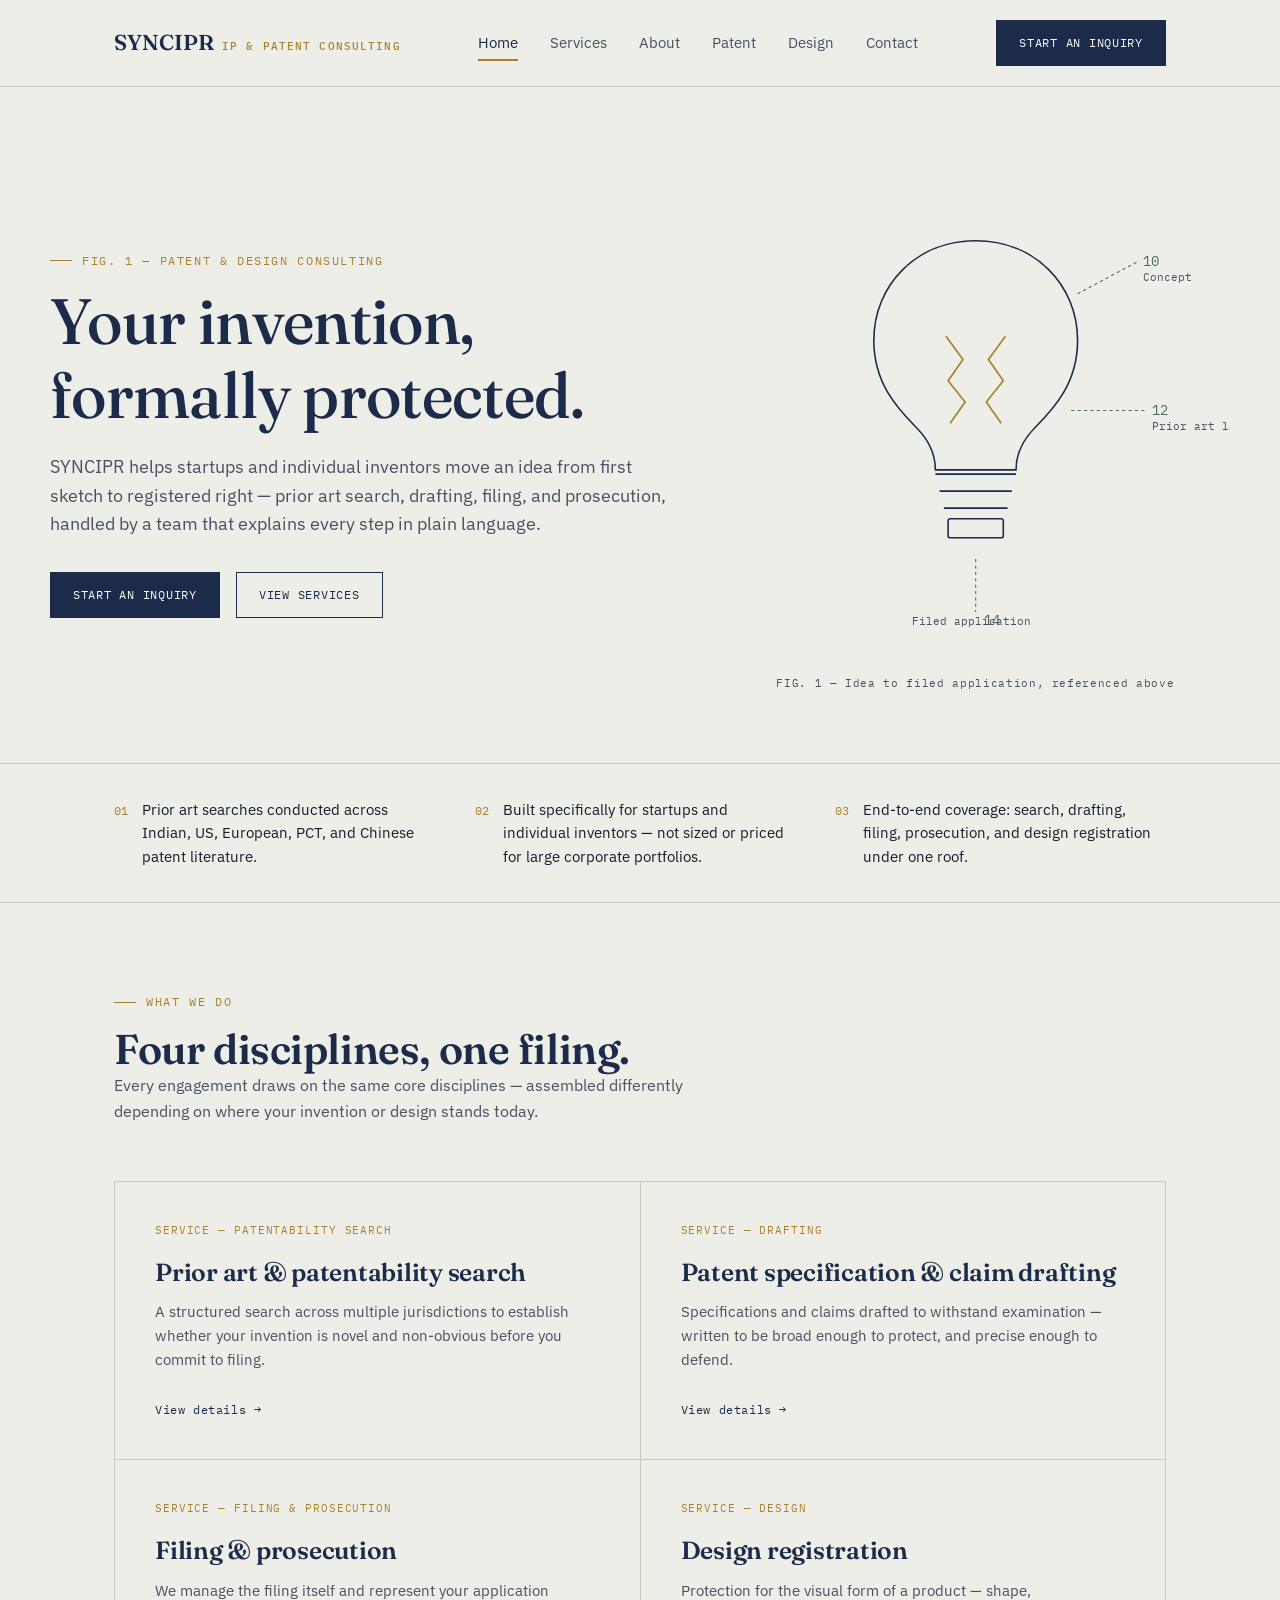
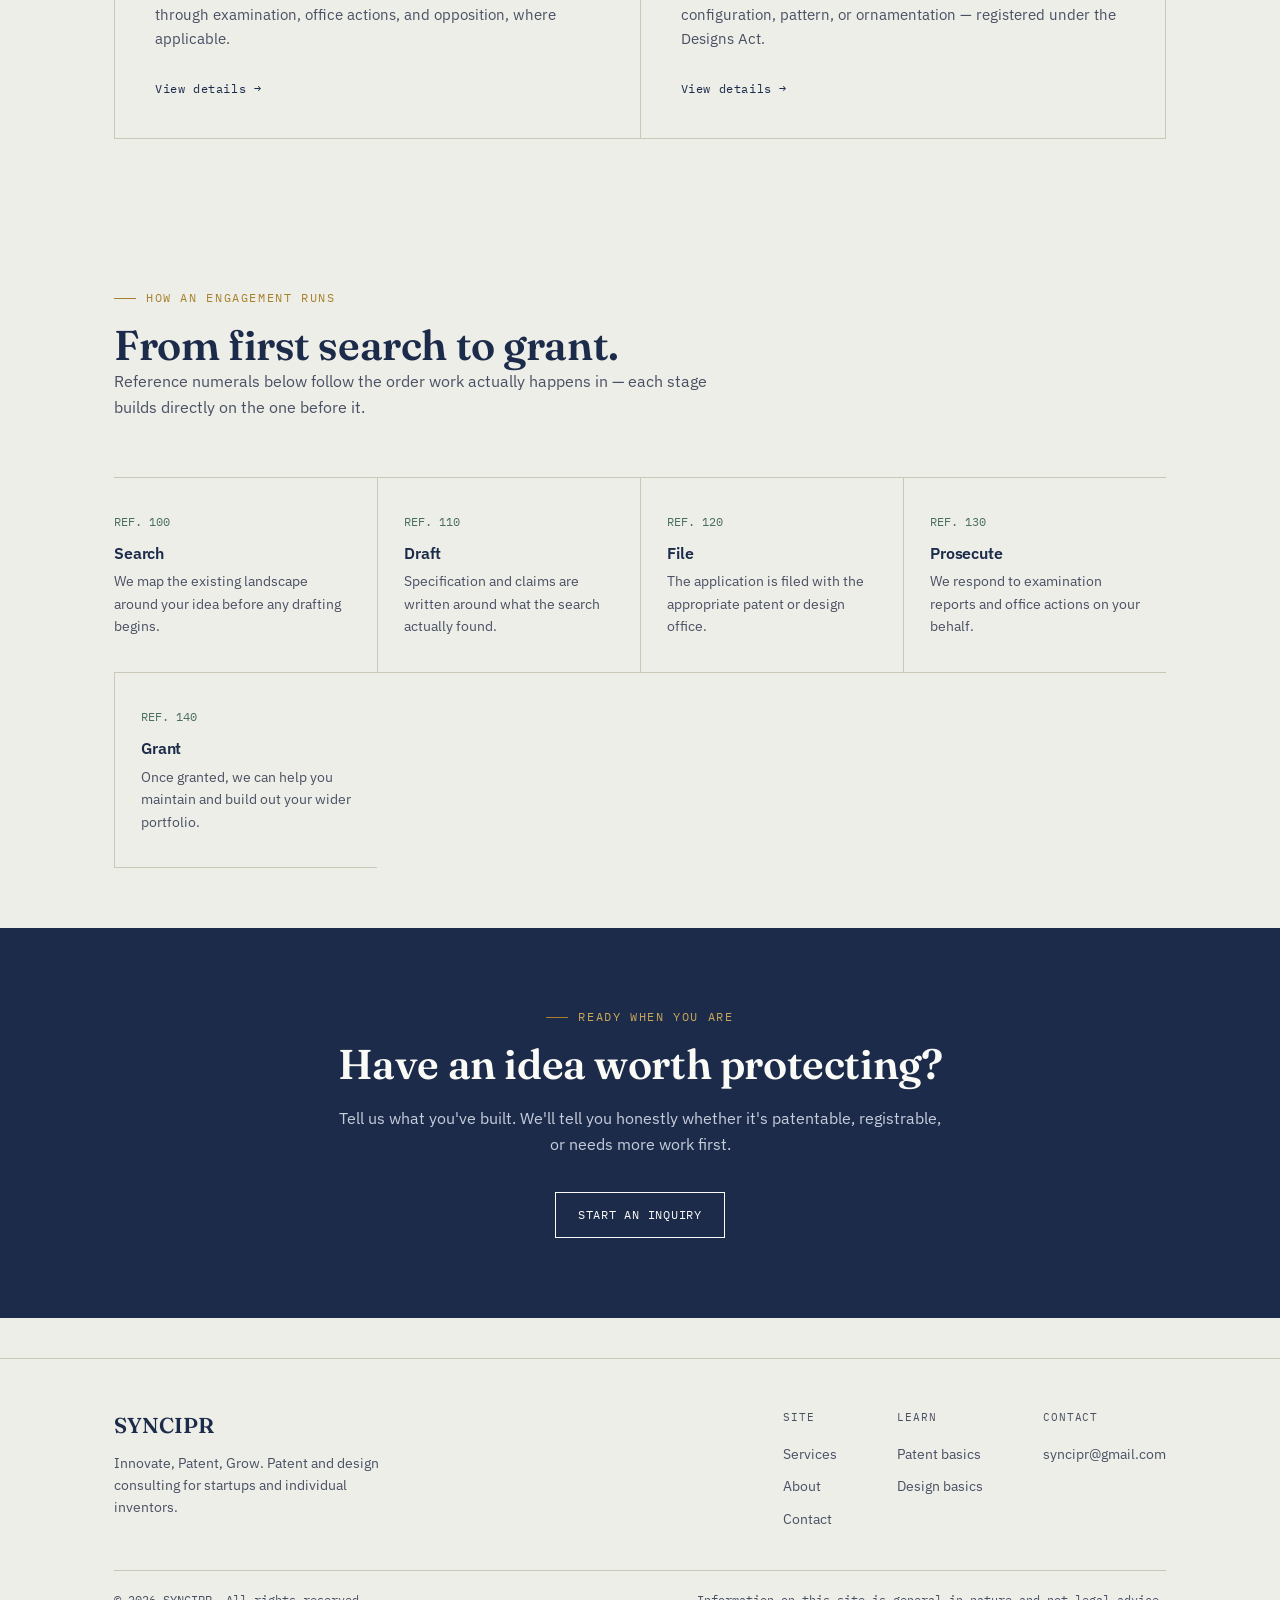
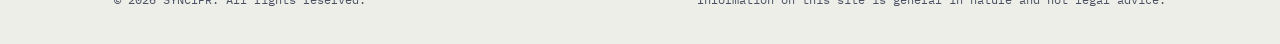
<file: index.html>
<!DOCTYPE html>
<html lang="en">
<head>
<meta charset="UTF-8">
<meta name="viewport" content="width=device-width, initial-scale=1.0">
<title>SYNCIPR — Patent & Design Consulting for Startups and Inventors</title>
<meta name="description" content="SYNCIPR helps startups and individual inventors protect their work — from prior art search and patent drafting to filing, prosecution, and design registration.">
<link rel="preconnect" href="https://fonts.googleapis.com">
<link href="https://fonts.googleapis.com/css2?family=Fraunces:opsz,wght@9..144,400;9..144,500;9..144,600&family=IBM+Plex+Sans:wght@400;500;600&family=IBM+Plex+Mono:wght@400;500&display=swap" rel="stylesheet">
<link rel="stylesheet" href="style.css">
</head>
<body>

<header class="site">
  <div class="wrap nav-row">
    <a href="index.html" class="logo">SYNCIPR <span class="mark">IP &amp; PATENT CONSULTING</span></a>
    <nav class="links">
      <a href="index.html" class="active">Home</a>
      <a href="services.html">Services</a>
      <a href="about.html">About</a>
      <a href="patent.html">Patent</a>
      <a href="design.html">Design</a>
      <a href="contact.html">Contact</a>
    </nav>
    <a href="contact.html" class="btn primary">Start an inquiry</a>
    <button class="nav-toggle" aria-label="Toggle menu"><span></span><span></span><span></span></button>
  </div>
  <div class="mobile-drawer">
    <a href="index.html" class="active">Home</a>
    <a href="services.html">Services</a>
    <a href="about.html">About</a>
    <a href="patent.html">Patent</a>
    <a href="design.html">Design</a>
    <a href="contact.html">Contact</a>
  </div>
</header>

<main>

  <!-- HERO -->
  <section class="hero wrap">
    <div>
      <div class="eyebrow">Fig. 1 — Patent &amp; Design Consulting</div>
      <h1>Your invention, formally protected.</h1>
      <p class="lede">SYNCIPR helps startups and individual inventors move an idea from first sketch to registered right — prior art search, drafting, filing, and prosecution, handled by a team that explains every step in plain language.</p>
      <div class="hero-actions">
        <a href="contact.html" class="btn primary">Start an inquiry</a>
        <a href="services.html" class="btn">View services</a>
      </div>
    </div>

    <div class="hero-figure">
      <svg viewBox="0 0 480 460" xmlns="http://www.w3.org/2000/svg">
        <g fill="none" stroke="#1C2B4A" stroke-width="1.5">
          <!-- bulb outline -->
          <path d="M240 60c-56 0-96 42-96 94 0 40 22 64 40 82 12 12 18 24 18 40h76c0-16 6-28 18-40 18-18 40-42 40-82 0-52-40-94-96-94z"/>
          <!-- filament -->
          <path d="M212 150l16 22-14 20 16 20-14 20" stroke="#A9812E" stroke-width="1.6"/>
          <path d="M268 150l-16 22 14 20-16 20 14 20" stroke="#A9812E" stroke-width="1.6"/>
          <!-- base threads -->
          <line x1="202" y1="280" x2="278" y2="280"/>
          <line x1="206" y1="296" x2="274" y2="296"/>
          <line x1="210" y1="312" x2="270" y2="312"/>
          <rect x="214" y="322" width="52" height="18" rx="2"/>
        </g>
        <g stroke="#4B6E63" stroke-width="1" stroke-dasharray="3 3" fill="none">
          <line x1="336" y1="110" x2="392" y2="80"/>
          <line x1="330" y1="220" x2="400" y2="220"/>
          <line x1="240" y1="360" x2="240" y2="410"/>
        </g>
        <g font-family="IBM Plex Mono, monospace" font-size="13" fill="#4B6E63">
          <text x="398" y="84">10</text>
          <text x="406" y="224">12</text>
          <text x="248" y="422">14</text>
        </g>
        <g font-family="IBM Plex Mono, monospace" font-size="10.5" fill="#4A5063">
          <text x="398" y="98">Concept</text>
          <text x="406" y="238">Prior art layer</text>
          <text x="180" y="422">Filed application</text>
        </g>
      </svg>
      <div class="fig-caption">FIG. 1 — Idea to filed application, referenced above</div>
    </div>
  </section>

  <!-- TRUST STRIP -->
  <section class="trust-strip">
    <div class="wrap trust-grid">
      <div class="trust-item">
        <span class="num">01</span>
        <p>Prior art searches conducted across Indian, US, European, PCT, and Chinese patent literature.</p>
      </div>
      <div class="trust-item">
        <span class="num">02</span>
        <p>Built specifically for startups and individual inventors — not sized or priced for large corporate portfolios.</p>
      </div>
      <div class="trust-item">
        <span class="num">03</span>
        <p>End-to-end coverage: search, drafting, filing, prosecution, and design registration under one roof.</p>
      </div>
    </div>
  </section>

  <!-- SERVICES OVERVIEW -->
  <section>
    <div class="wrap">
      <div class="section-head">
        <div class="eyebrow">What we do</div>
        <h2>Four disciplines, one filing.</h2>
        <p>Every engagement draws on the same core disciplines — assembled differently depending on where your invention or design stands today.</p>
      </div>
    </div>
    <div class="wrap">
      <div class="card-grid">
        <div class="card">
          <span class="field-label">Service — Patentability Search</span>
          <h3>Prior art &amp; patentability search</h3>
          <p>A structured search across multiple jurisdictions to establish whether your invention is novel and non-obvious before you commit to filing.</p>
          <a href="services.html" class="learn">View details →</a>
        </div>
        <div class="card">
          <span class="field-label">Service — Drafting</span>
          <h3>Patent specification &amp; claim drafting</h3>
          <p>Specifications and claims drafted to withstand examination — written to be broad enough to protect, and precise enough to defend.</p>
          <a href="services.html" class="learn">View details →</a>
        </div>
        <div class="card">
          <span class="field-label">Service — Filing &amp; Prosecution</span>
          <h3>Filing &amp; prosecution</h3>
          <p>We manage the filing itself and represent your application through examination, office actions, and opposition, where applicable.</p>
          <a href="services.html" class="learn">View details →</a>
        </div>
        <div class="card">
          <span class="field-label">Service — Design</span>
          <h3>Design registration</h3>
          <p>Protection for the visual form of a product — shape, configuration, pattern, or ornamentation — registered under the Designs Act.</p>
          <a href="services.html" class="learn">View details →</a>
        </div>
      </div>
    </div>
  </section>

  <!-- PROCESS -->
  <section class="tight">
    <div class="wrap">
      <div class="section-head">
        <div class="eyebrow">How an engagement runs</div>
        <h2>From first search to grant.</h2>
        <p>Reference numerals below follow the order work actually happens in — each stage builds directly on the one before it.</p>
      </div>
      <div class="process">
        <div class="process-step">
          <span class="refnum">REF. 100</span>
          <h4>Search</h4>
          <p>We map the existing landscape around your idea before any drafting begins.</p>
        </div>
        <div class="process-step">
          <span class="refnum">REF. 110</span>
          <h4>Draft</h4>
          <p>Specification and claims are written around what the search actually found.</p>
        </div>
        <div class="process-step">
          <span class="refnum">REF. 120</span>
          <h4>File</h4>
          <p>The application is filed with the appropriate patent or design office.</p>
        </div>
        <div class="process-step">
          <span class="refnum">REF. 130</span>
          <h4>Prosecute</h4>
          <p>We respond to examination reports and office actions on your behalf.</p>
        </div>
        <div class="process-step">
          <span class="refnum">REF. 140</span>
          <h4>Grant</h4>
          <p>Once granted, we can help you maintain and build out your wider portfolio.</p>
        </div>
      </div>
    </div>
  </section>

  <!-- CTA -->
  <section class="cta-band">
    <div class="wrap">
      <div class="eyebrow" style="justify-content:center;color:#C9A75A;">Ready when you are</div>
      <h2>Have an idea worth protecting?</h2>
      <p>Tell us what you've built. We'll tell you honestly whether it's patentable, registrable, or needs more work first.</p>
      <a href="contact.html" class="btn">Start an inquiry</a>
    </div>
  </section>

</main>

<footer class="site">
  <div class="wrap">
    <div class="footer-row">
      <div class="footer-brand">
        <div class="logo">SYNCIPR</div>
        <p>Innovate, Patent, Grow. Patent and design consulting for startups and individual inventors.</p>
      </div>
      <div class="footer-links">
        <div class="col">
          <span class="field-label">Site</span>
          <a href="services.html">Services</a>
          <a href="about.html">About</a>
          <a href="contact.html">Contact</a>
        </div>
        <div class="col">
          <span class="field-label">Learn</span>
          <a href="patent.html">Patent basics</a>
          <a href="design.html">Design basics</a>
        </div>
        <div class="col">
          <span class="field-label">Contact</span>
          <a href="mailto:syncipr@gmail.com">syncipr@gmail.com</a>
        </div>
      </div>
    </div>
    <div class="footer-bottom">
      <span>© 2026 SYNCIPR. All rights reserved.</span>
      <span>Information on this site is general in nature and not legal advice.</span>
    </div>
  </div>
</footer>

<script src="script.js"></script>
</body>
</html>
</file>
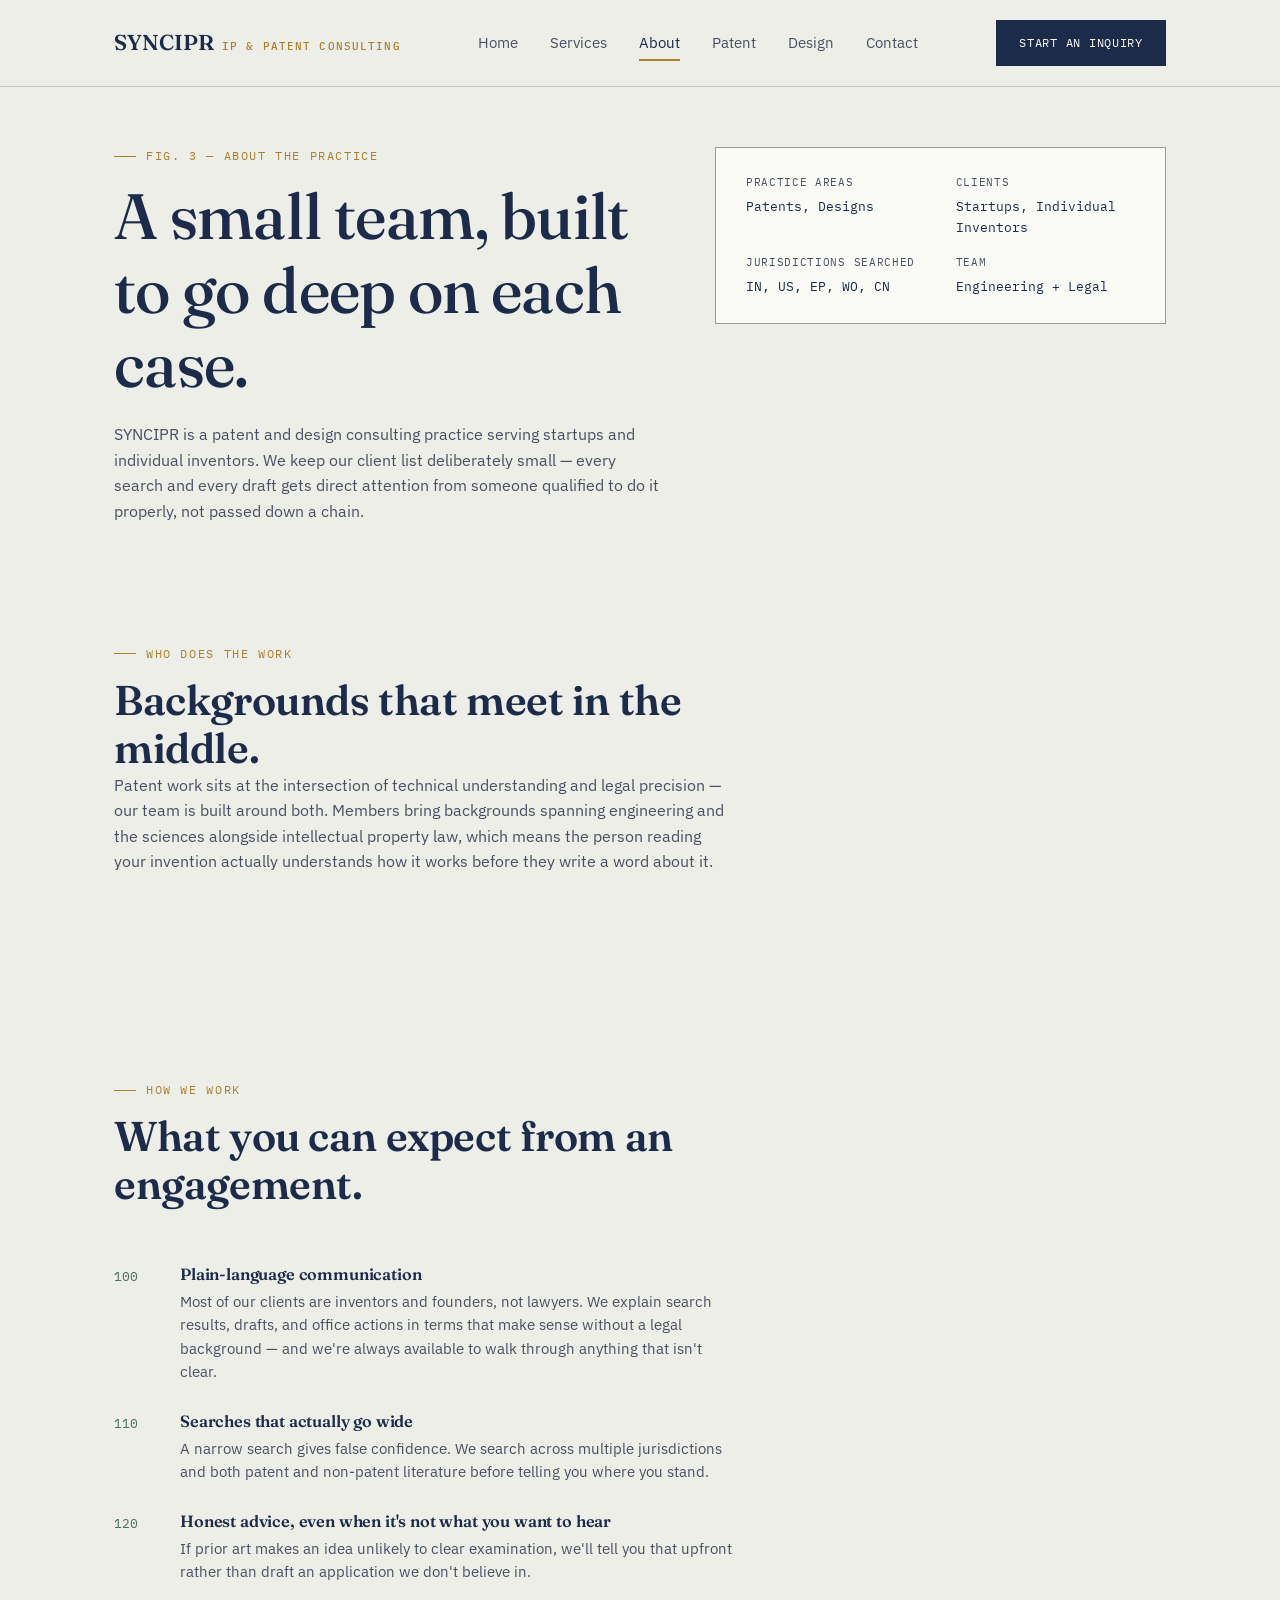
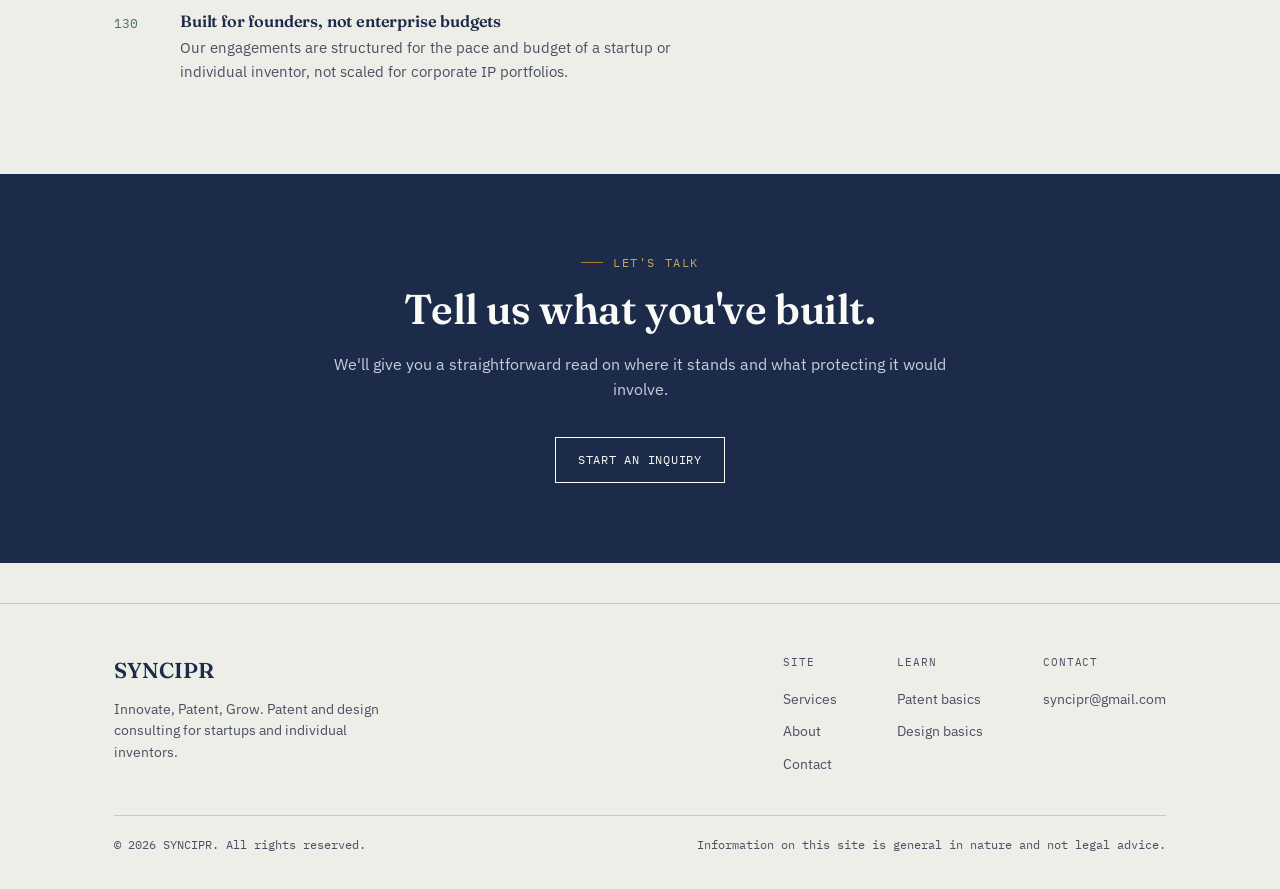
<file: about.html>
<!DOCTYPE html>
<html lang="en">
<head>
<meta charset="UTF-8">
<meta name="viewport" content="width=device-width, initial-scale=1.0">
<title>About — SYNCIPR</title>
<meta name="description" content="SYNCIPR is a small team of patent agents and engineers helping startups and individual inventors protect their work.">
<link rel="preconnect" href="https://fonts.googleapis.com">
<link href="https://fonts.googleapis.com/css2?family=Fraunces:opsz,wght@9..144,400;9..144,500;9..144,600&family=IBM+Plex+Sans:wght@400;500;600&family=IBM+Plex+Mono:wght@400;500&display=swap" rel="stylesheet">
<link rel="stylesheet" href="style.css">
</head>
<body>

<header class="site">
  <div class="wrap nav-row">
    <a href="index.html" class="logo">SYNCIPR <span class="mark">IP &amp; PATENT CONSULTING</span></a>
    <nav class="links">
      <a href="index.html">Home</a>
      <a href="services.html">Services</a>
      <a href="about.html" class="active">About</a>
      <a href="patent.html">Patent</a>
      <a href="design.html">Design</a>
      <a href="contact.html">Contact</a>
    </nav>
    <a href="contact.html" class="btn primary">Start an inquiry</a>
    <button class="nav-toggle" aria-label="Toggle menu"><span></span><span></span><span></span></button>
  </div>
  <div class="mobile-drawer">
    <a href="index.html">Home</a>
    <a href="services.html">Services</a>
    <a href="about.html" class="active">About</a>
    <a href="patent.html">Patent</a>
    <a href="design.html">Design</a>
    <a href="contact.html">Contact</a>
  </div>
</header>

<main>

  <section class="tight">
    <div class="wrap about-lede">
      <div>
        <div class="eyebrow">Fig. 3 — About the practice</div>
        <h1>A small team, built to go deep on each case.</h1>
        <p class="lede" style="margin-top:22px;">SYNCIPR is a patent and design consulting practice serving startups and individual inventors. We keep our client list deliberately small — every search and every draft gets direct attention from someone qualified to do it properly, not passed down a chain.</p>
      </div>
      <div class="doc-meta">
        <div><span class="k">Practice areas</span><span class="v">Patents, Designs</span></div>
        <div><span class="k">Clients</span><span class="v">Startups, Individual Inventors</span></div>
        <div><span class="k">Jurisdictions searched</span><span class="v">IN, US, EP, WO, CN</span></div>
        <div><span class="k">Team</span><span class="v">Engineering + Legal</span></div>
      </div>
    </div>
  </section>

  <section class="tight">
    <div class="wrap">
      <div class="section-head">
        <div class="eyebrow">Who does the work</div>
        <h2>Backgrounds that meet in the middle.</h2>
        <p>Patent work sits at the intersection of technical understanding and legal precision — our team is built around both. Members bring backgrounds spanning engineering and the sciences alongside intellectual property law, which means the person reading your invention actually understands how it works before they write a word about it.</p>
      </div>
    </div>
  </section>

  <section>
    <div class="wrap">
      <div class="section-head">
        <div class="eyebrow">How we work</div>
        <h2>What you can expect from an engagement.</h2>
      </div>
      <div class="value-list">
        <div class="value">
          <span class="refnum">100</span>
          <div>
            <h4>Plain-language communication</h4>
            <p>Most of our clients are inventors and founders, not lawyers. We explain search results, drafts, and office actions in terms that make sense without a legal background — and we're always available to walk through anything that isn't clear.</p>
          </div>
        </div>
        <div class="value">
          <span class="refnum">110</span>
          <div>
            <h4>Searches that actually go wide</h4>
            <p>A narrow search gives false confidence. We search across multiple jurisdictions and both patent and non-patent literature before telling you where you stand.</p>
          </div>
        </div>
        <div class="value">
          <span class="refnum">120</span>
          <div>
            <h4>Honest advice, even when it's not what you want to hear</h4>
            <p>If prior art makes an idea unlikely to clear examination, we'll tell you that upfront rather than draft an application we don't believe in.</p>
          </div>
        </div>
        <div class="value">
          <span class="refnum">130</span>
          <div>
            <h4>Built for founders, not enterprise budgets</h4>
            <p>Our engagements are structured for the pace and budget of a startup or individual inventor, not scaled for corporate IP portfolios.</p>
          </div>
        </div>
      </div>
    </div>
  </section>

  <section class="cta-band">
    <div class="wrap">
      <div class="eyebrow" style="justify-content:center;color:#C9A75A;">Let's talk</div>
      <h2>Tell us what you've built.</h2>
      <p>We'll give you a straightforward read on where it stands and what protecting it would involve.</p>
      <a href="contact.html" class="btn">Start an inquiry</a>
    </div>
  </section>

</main>

<footer class="site">
  <div class="wrap">
    <div class="footer-row">
      <div class="footer-brand">
        <div class="logo">SYNCIPR</div>
        <p>Innovate, Patent, Grow. Patent and design consulting for startups and individual inventors.</p>
      </div>
      <div class="footer-links">
        <div class="col">
          <span class="field-label">Site</span>
          <a href="services.html">Services</a>
          <a href="about.html">About</a>
          <a href="contact.html">Contact</a>
        </div>
        <div class="col">
          <span class="field-label">Learn</span>
          <a href="patent.html">Patent basics</a>
          <a href="design.html">Design basics</a>
        </div>
        <div class="col">
          <span class="field-label">Contact</span>
          <a href="mailto:syncipr@gmail.com">syncipr@gmail.com</a>
        </div>
      </div>
    </div>
    <div class="footer-bottom">
      <span>© 2026 SYNCIPR. All rights reserved.</span>
      <span>Information on this site is general in nature and not legal advice.</span>
    </div>
  </div>
</footer>

<script src="script.js"></script>
</body>
</html>
</file>
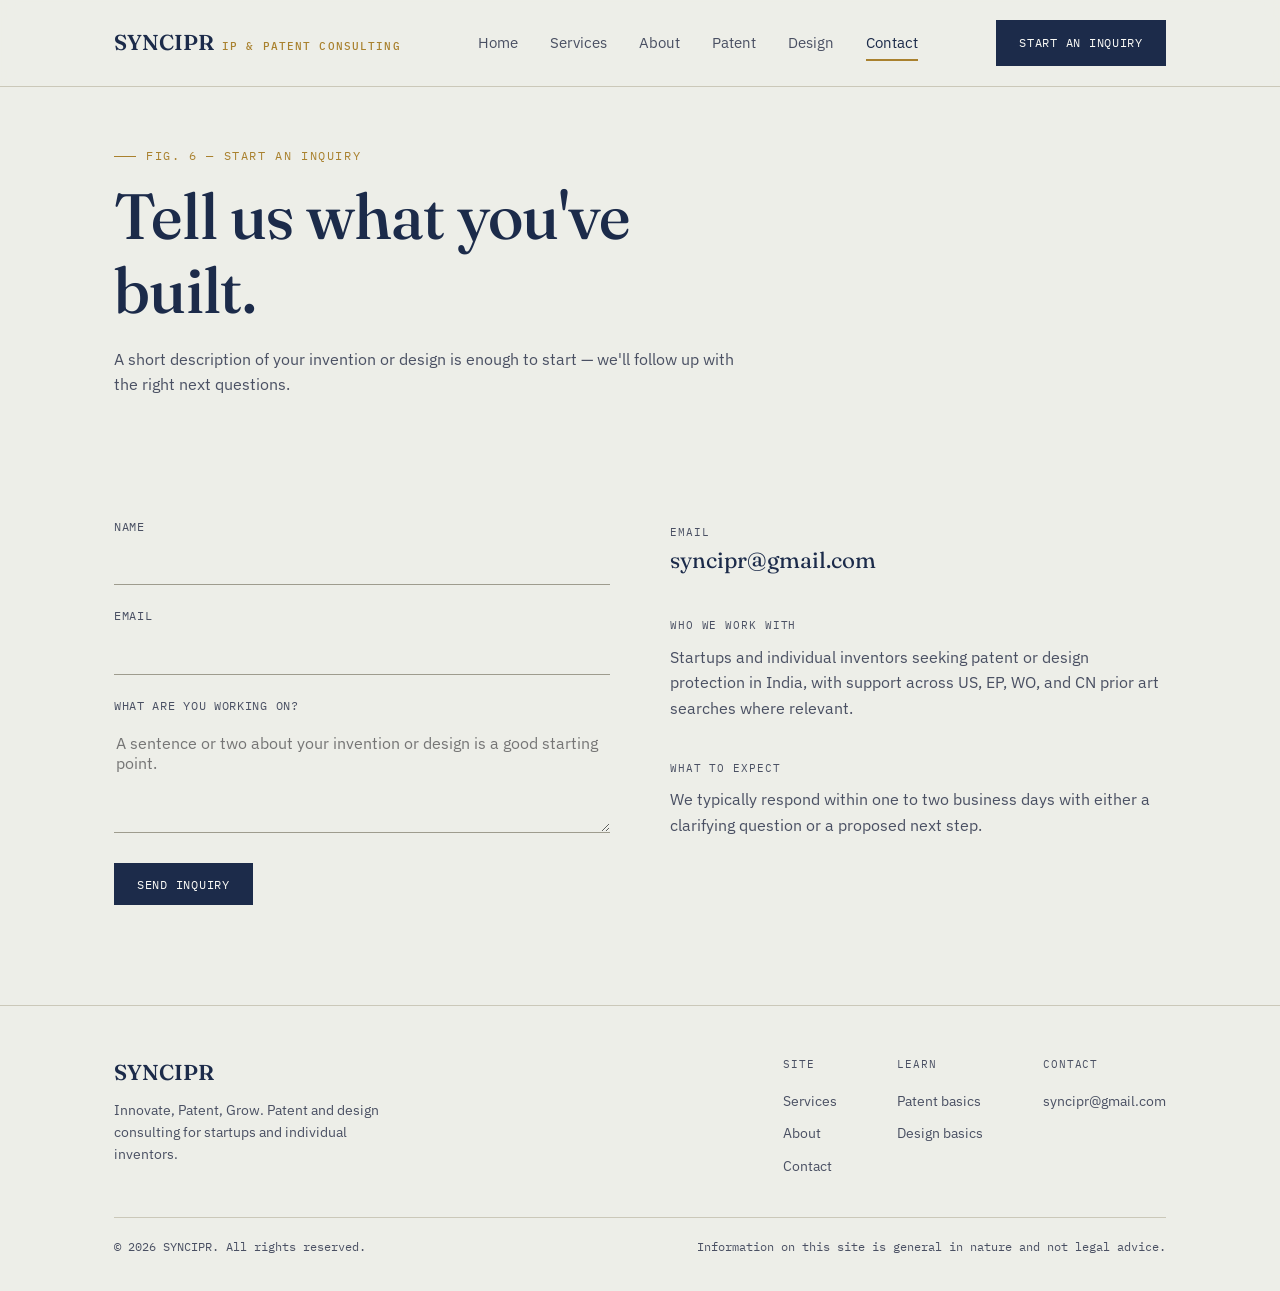
<file: contact.html>
<!DOCTYPE html>
<html lang="en">
<head>
<meta charset="UTF-8">
<meta name="viewport" content="width=device-width, initial-scale=1.0">
<title>Contact — SYNCIPR</title>
<meta name="description" content="Get in touch with SYNCIPR to start a patent or design inquiry.">
<link rel="preconnect" href="https://fonts.googleapis.com">
<link href="https://fonts.googleapis.com/css2?family=Fraunces:opsz,wght@9..144,400;9..144,500;9..144,600&family=IBM+Plex+Sans:wght@400;500;600&family=IBM+Plex+Mono:wght@400;500&display=swap" rel="stylesheet">
<link rel="stylesheet" href="style.css">
</head>
<body>

<header class="site">
  <div class="wrap nav-row">
    <a href="index.html" class="logo">SYNCIPR <span class="mark">IP &amp; PATENT CONSULTING</span></a>
    <nav class="links">
      <a href="index.html">Home</a>
      <a href="services.html">Services</a>
      <a href="about.html">About</a>
      <a href="patent.html">Patent</a>
      <a href="design.html">Design</a>
      <a href="contact.html" class="active">Contact</a>
    </nav>
    <a href="contact.html" class="btn primary">Start an inquiry</a>
    <button class="nav-toggle" aria-label="Toggle menu"><span></span><span></span><span></span></button>
  </div>
  <div class="mobile-drawer">
    <a href="index.html">Home</a>
    <a href="services.html">Services</a>
    <a href="about.html">About</a>
    <a href="patent.html">Patent</a>
    <a href="design.html">Design</a>
    <a href="contact.html" class="active">Contact</a>
  </div>
</header>

<main>
  <section class="tight">
    <div class="wrap">
      <div class="eyebrow">Fig. 6 — Start an Inquiry</div>
      <h1 style="max-width:16ch;">Tell us what you've built.</h1>
      <p class="lede" style="margin-top:20px;">A short description of your invention or design is enough to start — we'll follow up with the right next questions.</p>
    </div>
  </section>

  <section class="tight">
    <div class="wrap contact-grid">
      <form id="contact-form" action="https://formspree.io/f/YOUR_FORM_ID" method="POST">
        <input type="hidden" name="_subject" value="New inquiry from SYNCIPR website">
        <input type="text" name="_gotcha" style="display:none" tabindex="-1" autocomplete="off">
        <div class="form-field">
          <label for="name">Name</label>
          <input type="text" id="name" name="name" required>
        </div>
        <div class="form-field">
          <label for="email">Email</label>
          <input type="email" id="email" name="email" required>
        </div>
        <div class="form-field">
          <label for="message">What are you working on?</label>
          <textarea id="message" name="message" required placeholder="A sentence or two about your invention or design is a good starting point."></textarea>
        </div>
        <button type="submit" class="btn primary">Send inquiry</button>
      </form>

      <div class="contact-info">
        <div class="item">
          <span class="field-label">Email</span><br>
          <a href="mailto:syncipr@gmail.com" class="big">syncipr@gmail.com</a>
        </div>
        <div class="item">
          <span class="field-label">Who we work with</span>
          <p style="margin-top:8px;">Startups and individual inventors seeking patent or design protection in India, with support across US, EP, WO, and CN prior art searches where relevant.</p>
        </div>
        <div class="item">
          <span class="field-label">What to expect</span>
          <p style="margin-top:8px;">We typically respond within one to two business days with either a clarifying question or a proposed next step.</p>
        </div>
      </div>
    </div>
  </section>
</main>

<footer class="site">
  <div class="wrap">
    <div class="footer-row">
      <div class="footer-brand">
        <div class="logo">SYNCIPR</div>
        <p>Innovate, Patent, Grow. Patent and design consulting for startups and individual inventors.</p>
      </div>
      <div class="footer-links">
        <div class="col">
          <span class="field-label">Site</span>
          <a href="services.html">Services</a>
          <a href="about.html">About</a>
          <a href="contact.html">Contact</a>
        </div>
        <div class="col">
          <span class="field-label">Learn</span>
          <a href="patent.html">Patent basics</a>
          <a href="design.html">Design basics</a>
        </div>
        <div class="col">
          <span class="field-label">Contact</span>
          <a href="mailto:syncipr@gmail.com">syncipr@gmail.com</a>
        </div>
      </div>
    </div>
    <div class="footer-bottom">
      <span>© 2026 SYNCIPR. All rights reserved.</span>
      <span>Information on this site is general in nature and not legal advice.</span>
    </div>
  </div>
</footer>

<script src="script.js"></script>
</body>
</html>
</file>
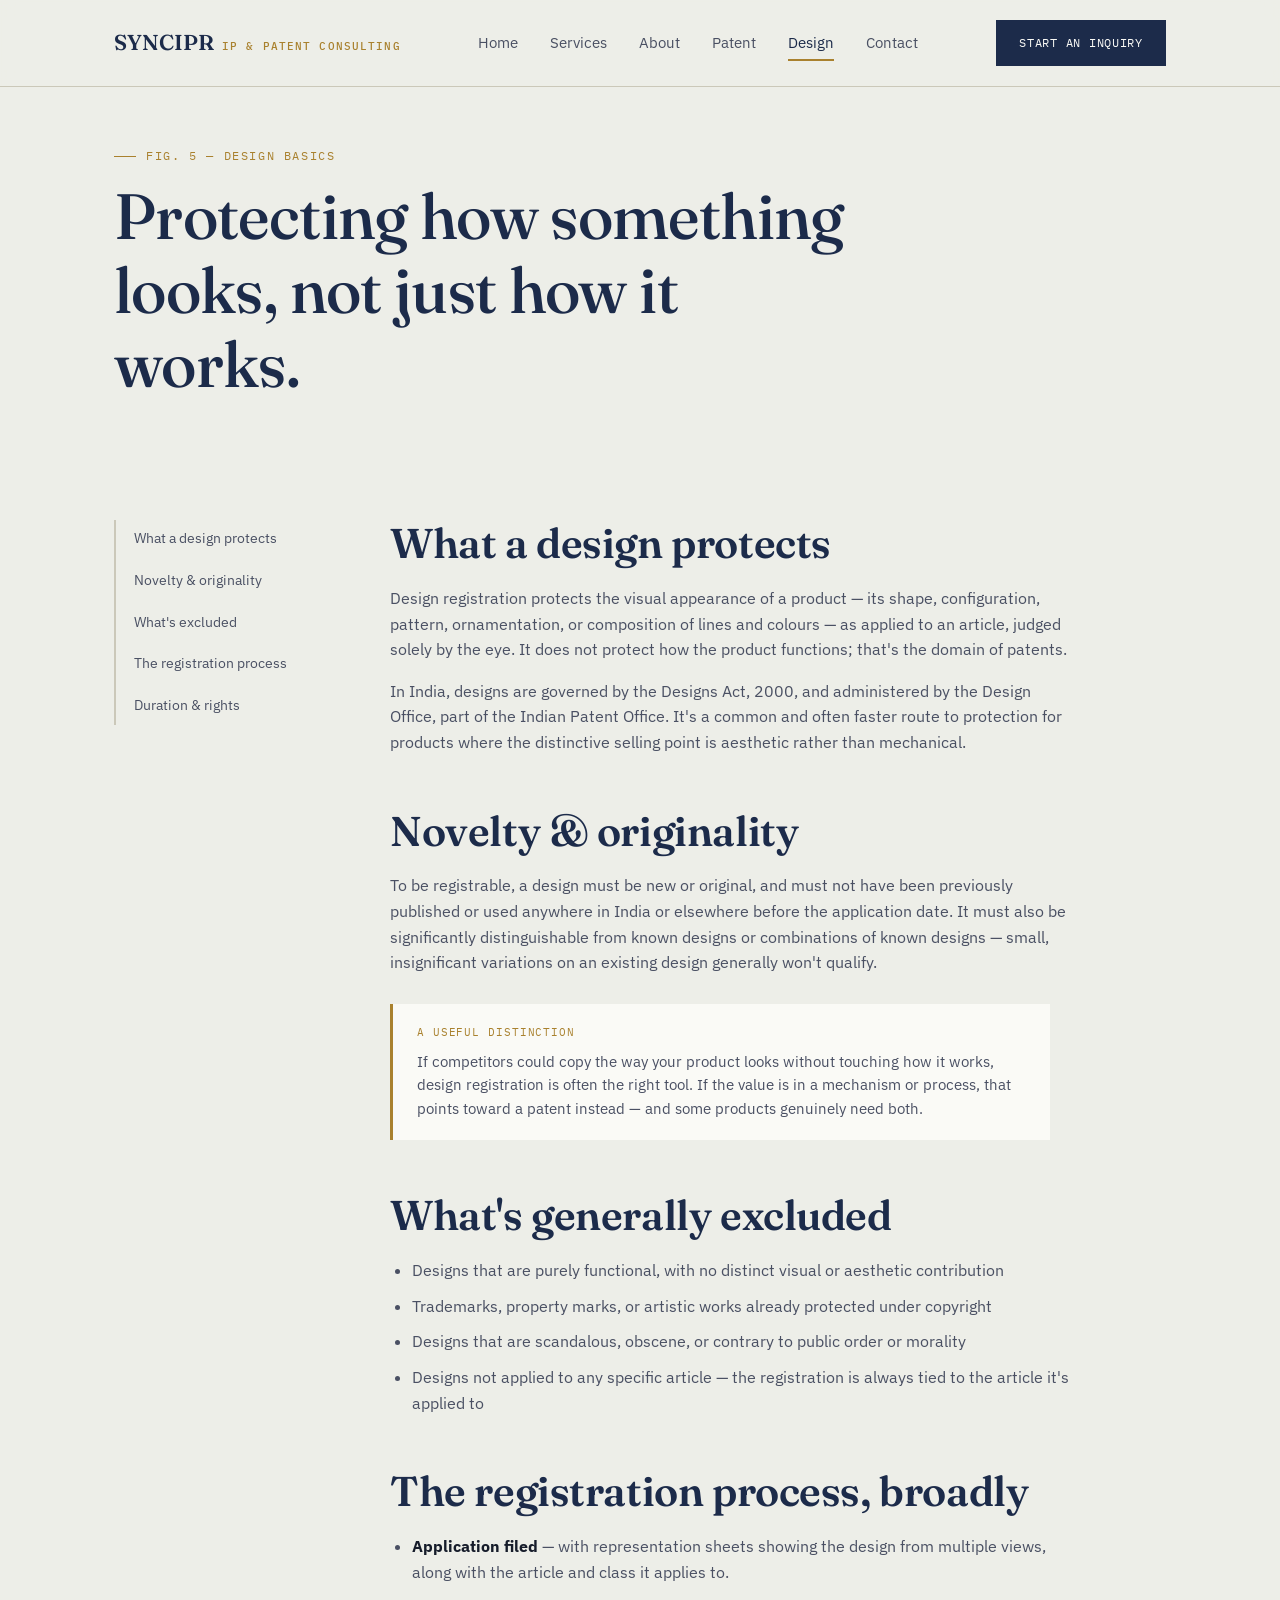
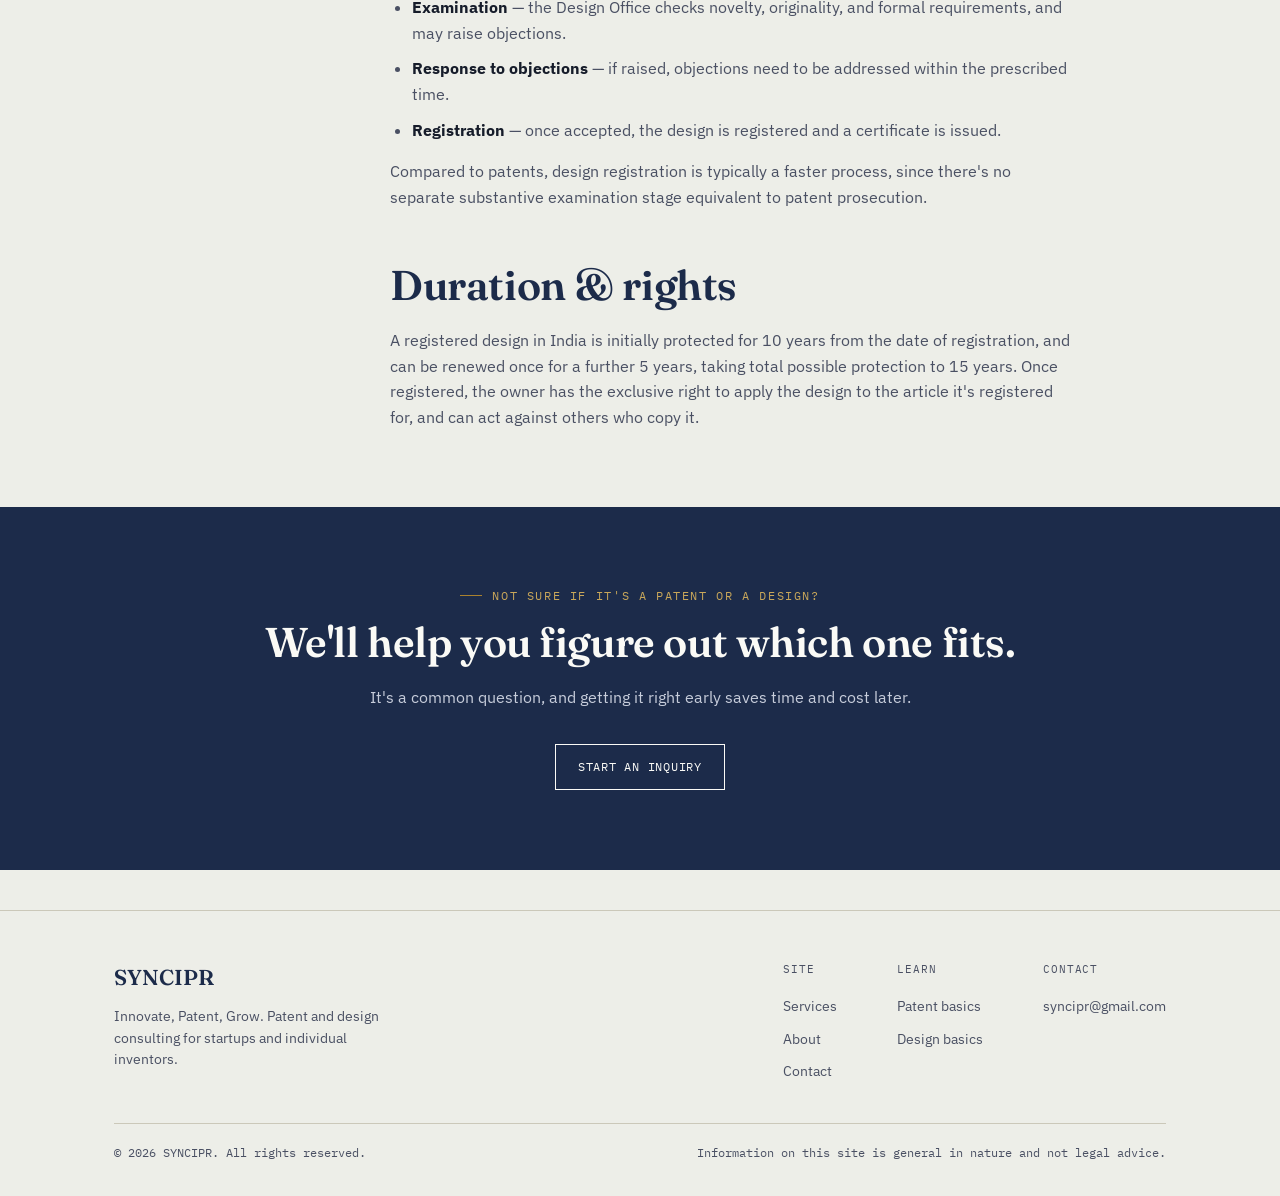
<file: design.html>
<!DOCTYPE html>
<html lang="en">
<head>
<meta charset="UTF-8">
<meta name="viewport" content="width=device-width, initial-scale=1.0">
<title>Design Basics — SYNCIPR</title>
<meta name="description" content="A plain-language guide to design registration in India — what it protects, novelty requirements, and how the process works.">
<link rel="preconnect" href="https://fonts.googleapis.com">
<link href="https://fonts.googleapis.com/css2?family=Fraunces:opsz,wght@9..144,400;9..144,500;9..144,600&family=IBM+Plex+Sans:wght@400;500;600&family=IBM+Plex+Mono:wght@400;500&display=swap" rel="stylesheet">
<link rel="stylesheet" href="style.css">
</head>
<body>

<header class="site">
  <div class="wrap nav-row">
    <a href="index.html" class="logo">SYNCIPR <span class="mark">IP &amp; PATENT CONSULTING</span></a>
    <nav class="links">
      <a href="index.html">Home</a>
      <a href="services.html">Services</a>
      <a href="about.html">About</a>
      <a href="patent.html">Patent</a>
      <a href="design.html" class="active">Design</a>
      <a href="contact.html">Contact</a>
    </nav>
    <a href="contact.html" class="btn primary">Start an inquiry</a>
    <button class="nav-toggle" aria-label="Toggle menu"><span></span><span></span><span></span></button>
  </div>
  <div class="mobile-drawer">
    <a href="index.html">Home</a>
    <a href="services.html">Services</a>
    <a href="about.html">About</a>
    <a href="patent.html">Patent</a>
    <a href="design.html" class="active">Design</a>
    <a href="contact.html">Contact</a>
  </div>
</header>

<main>
  <section class="tight">
    <div class="wrap">
      <div class="eyebrow">Fig. 5 — Design Basics</div>
      <h1 style="max-width:18ch;">Protecting how something looks, not just how it works.</h1>
    </div>
  </section>

  <section class="tight">
    <div class="wrap content-grid">
      <nav class="side-nav">
        <a href="#what">What a design protects</a>
        <a href="#criteria">Novelty &amp; originality</a>
        <a href="#exclusions">What's excluded</a>
        <a href="#process">The registration process</a>
        <a href="#duration">Duration &amp; rights</a>
      </nav>

      <div class="prose">
        <h2 id="what">What a design protects</h2>
        <p>Design registration protects the visual appearance of a product — its shape, configuration, pattern, ornamentation, or composition of lines and colours — as applied to an article, judged solely by the eye. It does not protect how the product functions; that's the domain of patents.</p>
        <p>In India, designs are governed by the Designs Act, 2000, and administered by the Design Office, part of the Indian Patent Office. It's a common and often faster route to protection for products where the distinctive selling point is aesthetic rather than mechanical.</p>

        <h2 id="criteria">Novelty &amp; originality</h2>
        <p>To be registrable, a design must be new or original, and must not have been previously published or used anywhere in India or elsewhere before the application date. It must also be significantly distinguishable from known designs or combinations of known designs — small, insignificant variations on an existing design generally won't qualify.</p>
        <div class="callout">
          <span class="field-label">A useful distinction</span>
          <p>If competitors could copy the way your product looks without touching how it works, design registration is often the right tool. If the value is in a mechanism or process, that points toward a patent instead — and some products genuinely need both.</p>
        </div>

        <h2 id="exclusions">What's generally excluded</h2>
        <ul>
          <li>Designs that are purely functional, with no distinct visual or aesthetic contribution</li>
          <li>Trademarks, property marks, or artistic works already protected under copyright</li>
          <li>Designs that are scandalous, obscene, or contrary to public order or morality</li>
          <li>Designs not applied to any specific article — the registration is always tied to the article it's applied to</li>
        </ul>

        <h2 id="process">The registration process, broadly</h2>
        <ul>
          <li><strong>Application filed</strong> — with representation sheets showing the design from multiple views, along with the article and class it applies to.</li>
          <li><strong>Examination</strong> — the Design Office checks novelty, originality, and formal requirements, and may raise objections.</li>
          <li><strong>Response to objections</strong> — if raised, objections need to be addressed within the prescribed time.</li>
          <li><strong>Registration</strong> — once accepted, the design is registered and a certificate is issued.</li>
        </ul>
        <p>Compared to patents, design registration is typically a faster process, since there's no separate substantive examination stage equivalent to patent prosecution.</p>

        <h2 id="duration">Duration &amp; rights</h2>
        <p>A registered design in India is initially protected for 10 years from the date of registration, and can be renewed once for a further 5 years, taking total possible protection to 15 years. Once registered, the owner has the exclusive right to apply the design to the article it's registered for, and can act against others who copy it.</p>

      </div>
    </div>
  </section>

  <section class="cta-band">
    <div class="wrap">
      <div class="eyebrow" style="justify-content:center;color:#C9A75A;">Not sure if it's a patent or a design?</div>
      <h2>We'll help you figure out which one fits.</h2>
      <p>It's a common question, and getting it right early saves time and cost later.</p>
      <a href="contact.html" class="btn">Start an inquiry</a>
    </div>
  </section>
</main>

<footer class="site">
  <div class="wrap">
    <div class="footer-row">
      <div class="footer-brand">
        <div class="logo">SYNCIPR</div>
        <p>Innovate, Patent, Grow. Patent and design consulting for startups and individual inventors.</p>
      </div>
      <div class="footer-links">
        <div class="col">
          <span class="field-label">Site</span>
          <a href="services.html">Services</a>
          <a href="about.html">About</a>
          <a href="contact.html">Contact</a>
        </div>
        <div class="col">
          <span class="field-label">Learn</span>
          <a href="patent.html">Patent basics</a>
          <a href="design.html">Design basics</a>
        </div>
        <div class="col">
          <span class="field-label">Contact</span>
          <a href="mailto:syncipr@gmail.com">syncipr@gmail.com</a>
        </div>
      </div>
    </div>
    <div class="footer-bottom">
      <span>© 2026 SYNCIPR. All rights reserved.</span>
      <span>Information on this site is general in nature and not legal advice.</span>
    </div>
  </div>
</footer>

<script src="script.js"></script>
</body>
</html>
</file>
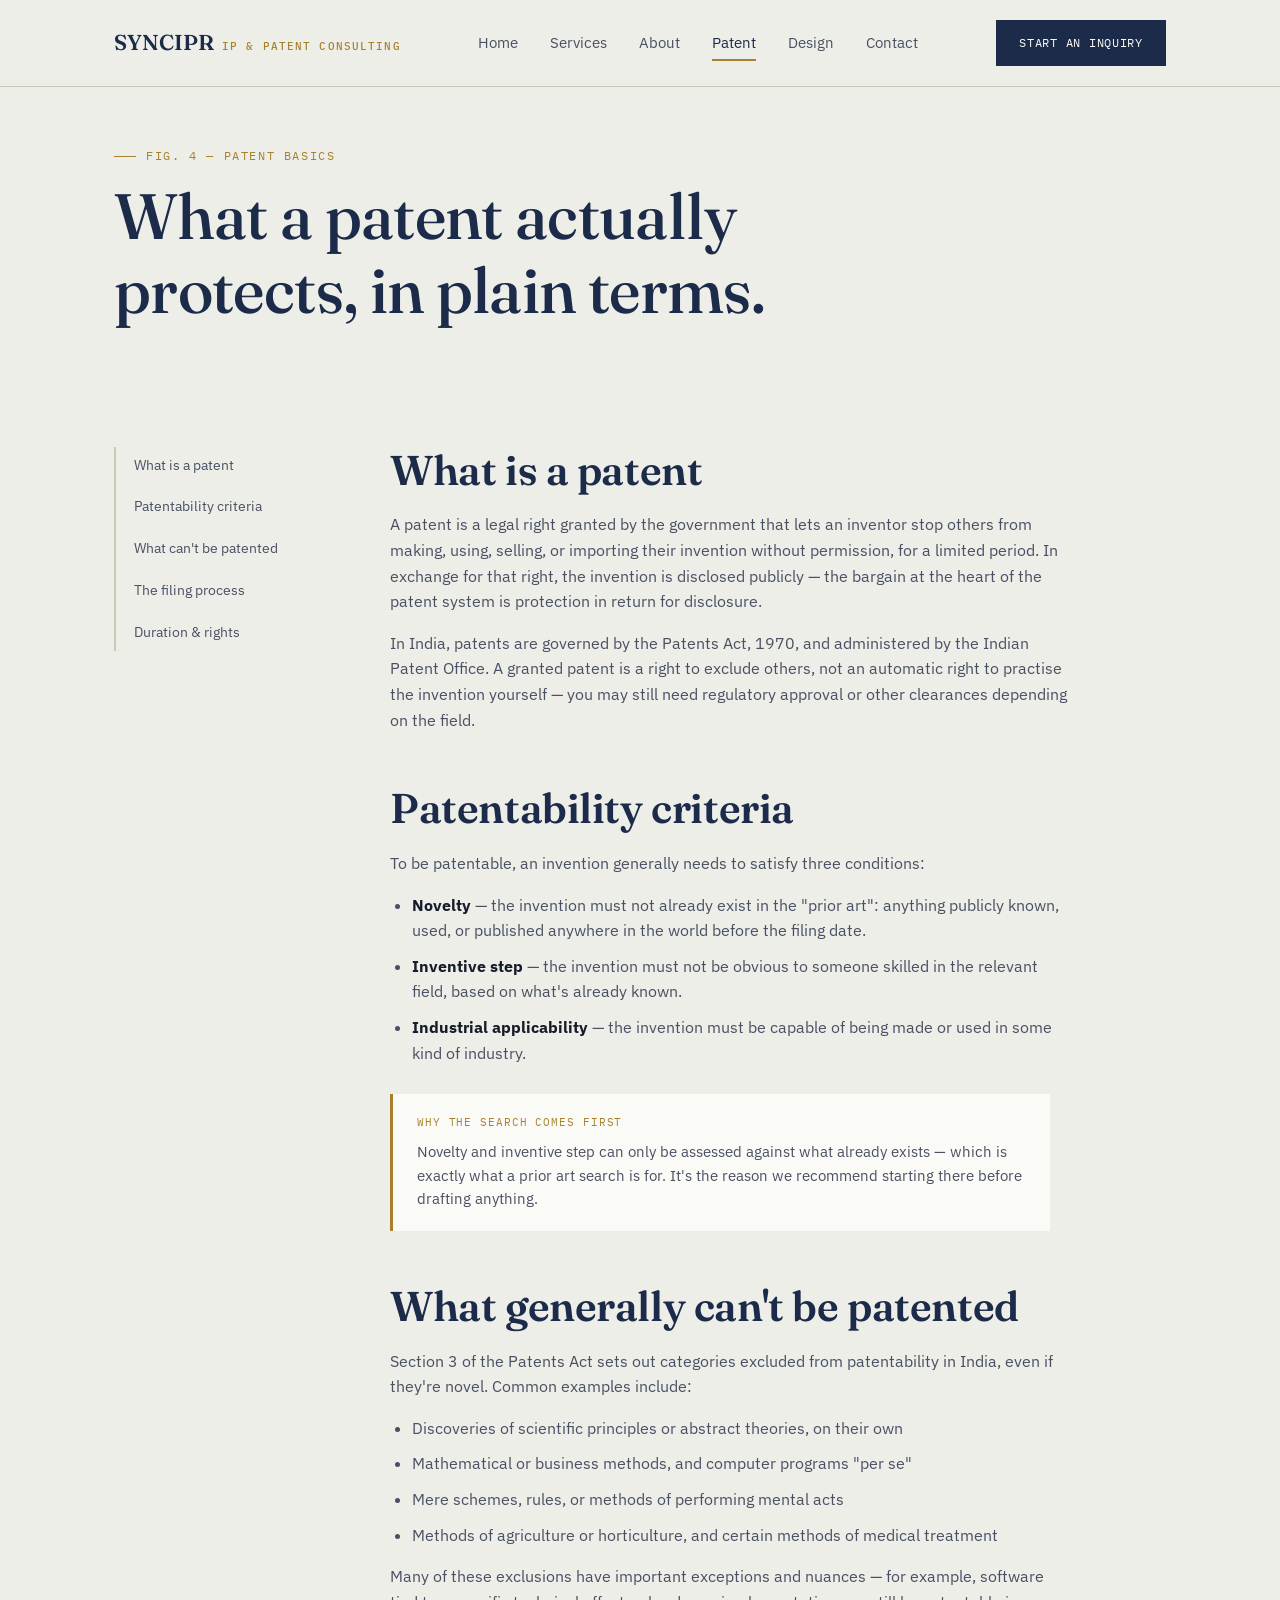
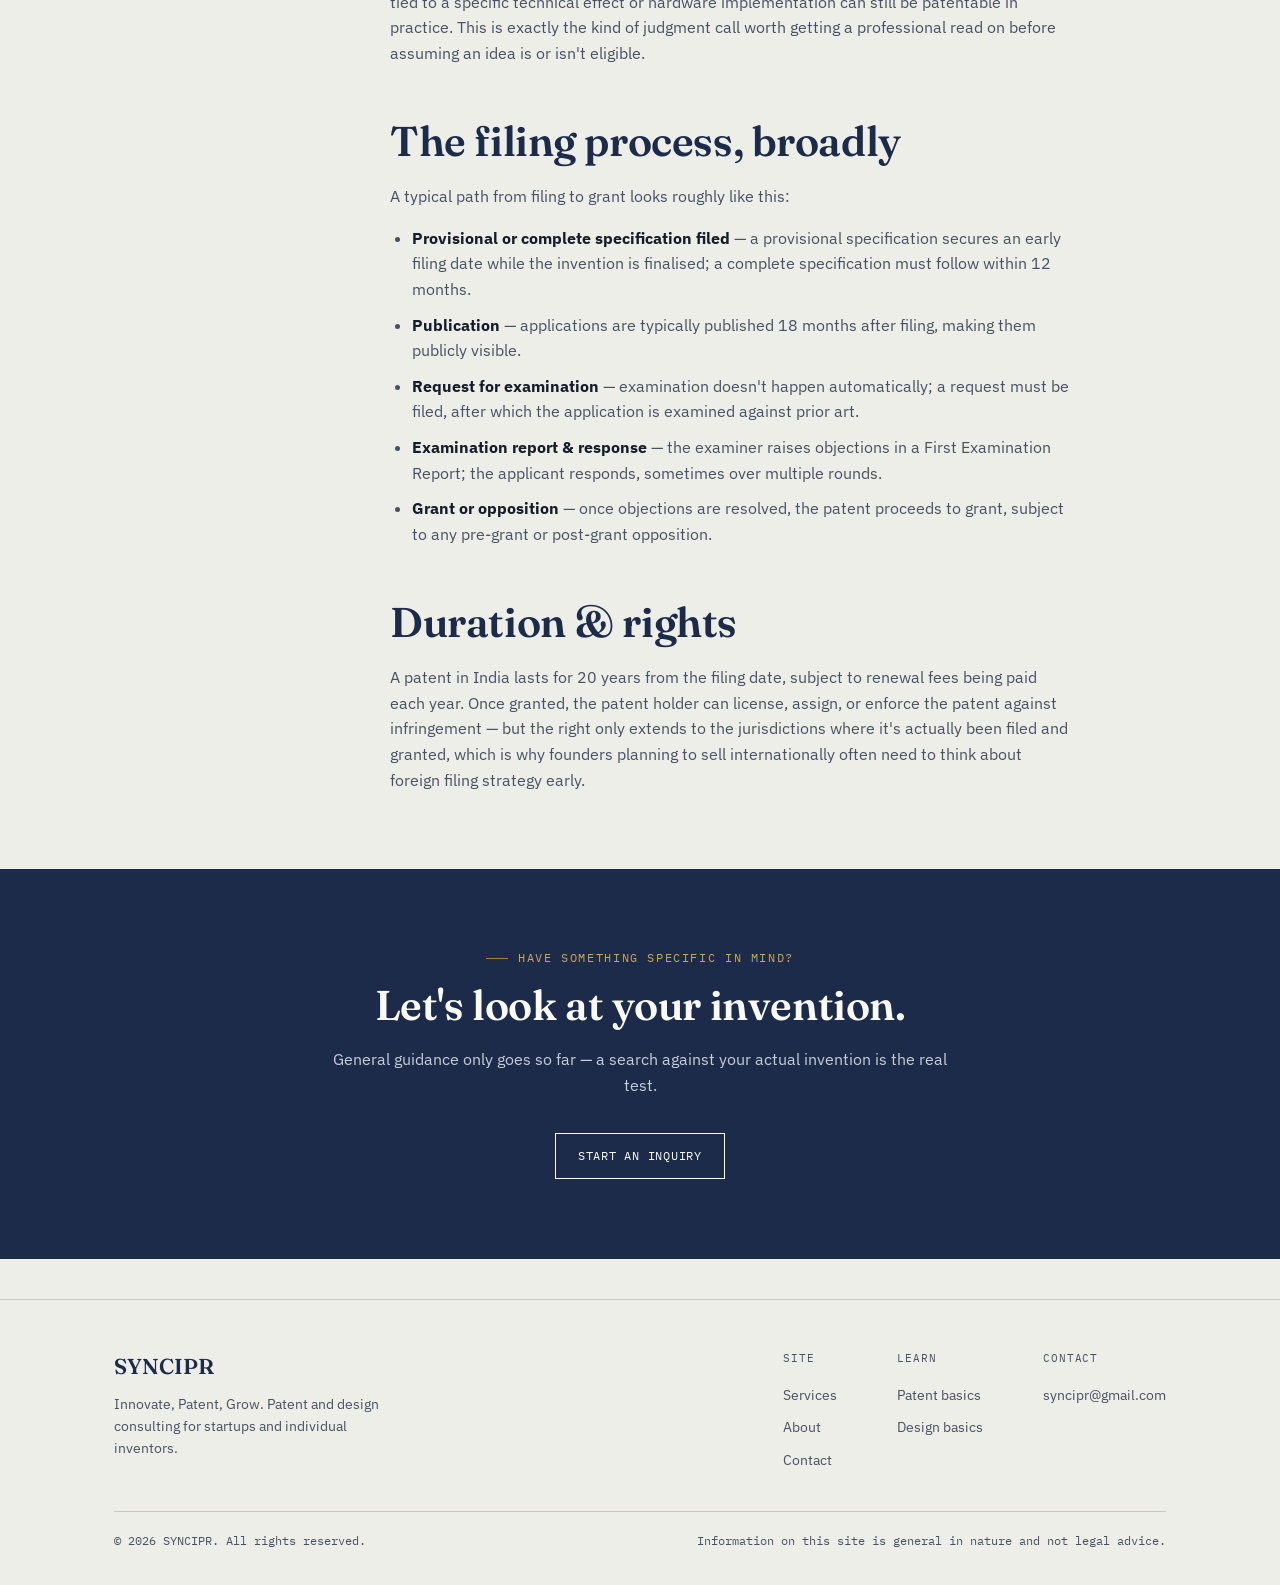
<file: patent.html>
<!DOCTYPE html>
<html lang="en">
<head>
<meta charset="UTF-8">
<meta name="viewport" content="width=device-width, initial-scale=1.0">
<title>Patent Basics — SYNCIPR</title>
<meta name="description" content="A plain-language guide to what patents protect, how patentability is assessed, and how the filing process works in India.">
<link rel="preconnect" href="https://fonts.googleapis.com">
<link href="https://fonts.googleapis.com/css2?family=Fraunces:opsz,wght@9..144,400;9..144,500;9..144,600&family=IBM+Plex+Sans:wght@400;500;600&family=IBM+Plex+Mono:wght@400;500&display=swap" rel="stylesheet">
<link rel="stylesheet" href="style.css">
</head>
<body>

<header class="site">
  <div class="wrap nav-row">
    <a href="index.html" class="logo">SYNCIPR <span class="mark">IP &amp; PATENT CONSULTING</span></a>
    <nav class="links">
      <a href="index.html">Home</a>
      <a href="services.html">Services</a>
      <a href="about.html">About</a>
      <a href="patent.html" class="active">Patent</a>
      <a href="design.html">Design</a>
      <a href="contact.html">Contact</a>
    </nav>
    <a href="contact.html" class="btn primary">Start an inquiry</a>
    <button class="nav-toggle" aria-label="Toggle menu"><span></span><span></span><span></span></button>
  </div>
  <div class="mobile-drawer">
    <a href="index.html">Home</a>
    <a href="services.html">Services</a>
    <a href="about.html">About</a>
    <a href="patent.html" class="active">Patent</a>
    <a href="design.html">Design</a>
    <a href="contact.html">Contact</a>
  </div>
</header>

<main>
  <section class="tight">
    <div class="wrap">
      <div class="eyebrow">Fig. 4 — Patent Basics</div>
      <h1 style="max-width:18ch;">What a patent actually protects, in plain terms.</h1>
    </div>
  </section>

  <section class="tight">
    <div class="wrap content-grid">
      <nav class="side-nav">
        <a href="#what">What is a patent</a>
        <a href="#criteria">Patentability criteria</a>
        <a href="#exclusions">What can't be patented</a>
        <a href="#process">The filing process</a>
        <a href="#duration">Duration &amp; rights</a>
      </nav>

      <div class="prose">
        <h2 id="what">What is a patent</h2>
        <p>A patent is a legal right granted by the government that lets an inventor stop others from making, using, selling, or importing their invention without permission, for a limited period. In exchange for that right, the invention is disclosed publicly — the bargain at the heart of the patent system is protection in return for disclosure.</p>
        <p>In India, patents are governed by the Patents Act, 1970, and administered by the Indian Patent Office. A granted patent is a right to exclude others, not an automatic right to practise the invention yourself — you may still need regulatory approval or other clearances depending on the field.</p>

        <h2 id="criteria">Patentability criteria</h2>
        <p>To be patentable, an invention generally needs to satisfy three conditions:</p>
        <ul>
          <li><strong>Novelty</strong> — the invention must not already exist in the "prior art": anything publicly known, used, or published anywhere in the world before the filing date.</li>
          <li><strong>Inventive step</strong> — the invention must not be obvious to someone skilled in the relevant field, based on what's already known.</li>
          <li><strong>Industrial applicability</strong> — the invention must be capable of being made or used in some kind of industry.</li>
        </ul>
        <div class="callout">
          <span class="field-label">Why the search comes first</span>
          <p>Novelty and inventive step can only be assessed against what already exists — which is exactly what a prior art search is for. It's the reason we recommend starting there before drafting anything.</p>
        </div>

        <h2 id="exclusions">What generally can't be patented</h2>
        <p>Section 3 of the Patents Act sets out categories excluded from patentability in India, even if they're novel. Common examples include:</p>
        <ul>
          <li>Discoveries of scientific principles or abstract theories, on their own</li>
          <li>Mathematical or business methods, and computer programs "per se"</li>
          <li>Mere schemes, rules, or methods of performing mental acts</li>
          <li>Methods of agriculture or horticulture, and certain methods of medical treatment</li>
        </ul>
        <p>Many of these exclusions have important exceptions and nuances — for example, software tied to a specific technical effect or hardware implementation can still be patentable in practice. This is exactly the kind of judgment call worth getting a professional read on before assuming an idea is or isn't eligible.</p>

        <h2 id="process">The filing process, broadly</h2>
        <p>A typical path from filing to grant looks roughly like this:</p>
        <ul>
          <li><strong>Provisional or complete specification filed</strong> — a provisional specification secures an early filing date while the invention is finalised; a complete specification must follow within 12 months.</li>
          <li><strong>Publication</strong> — applications are typically published 18 months after filing, making them publicly visible.</li>
          <li><strong>Request for examination</strong> — examination doesn't happen automatically; a request must be filed, after which the application is examined against prior art.</li>
          <li><strong>Examination report &amp; response</strong> — the examiner raises objections in a First Examination Report; the applicant responds, sometimes over multiple rounds.</li>
          <li><strong>Grant or opposition</strong> — once objections are resolved, the patent proceeds to grant, subject to any pre-grant or post-grant opposition.</li>
        </ul>

        <h2 id="duration">Duration &amp; rights</h2>
        <p>A patent in India lasts for 20 years from the filing date, subject to renewal fees being paid each year. Once granted, the patent holder can license, assign, or enforce the patent against infringement — but the right only extends to the jurisdictions where it's actually been filed and granted, which is why founders planning to sell internationally often need to think about foreign filing strategy early.</p>

      </div>
    </div>
  </section>

  <section class="cta-band">
    <div class="wrap">
      <div class="eyebrow" style="justify-content:center;color:#C9A75A;">Have something specific in mind?</div>
      <h2>Let's look at your invention.</h2>
      <p>General guidance only goes so far — a search against your actual invention is the real test.</p>
      <a href="contact.html" class="btn">Start an inquiry</a>
    </div>
  </section>
</main>

<footer class="site">
  <div class="wrap">
    <div class="footer-row">
      <div class="footer-brand">
        <div class="logo">SYNCIPR</div>
        <p>Innovate, Patent, Grow. Patent and design consulting for startups and individual inventors.</p>
      </div>
      <div class="footer-links">
        <div class="col">
          <span class="field-label">Site</span>
          <a href="services.html">Services</a>
          <a href="about.html">About</a>
          <a href="contact.html">Contact</a>
        </div>
        <div class="col">
          <span class="field-label">Learn</span>
          <a href="patent.html">Patent basics</a>
          <a href="design.html">Design basics</a>
        </div>
        <div class="col">
          <span class="field-label">Contact</span>
          <a href="mailto:syncipr@gmail.com">syncipr@gmail.com</a>
        </div>
      </div>
    </div>
    <div class="footer-bottom">
      <span>© 2026 SYNCIPR. All rights reserved.</span>
      <span>Information on this site is general in nature and not legal advice.</span>
    </div>
  </div>
</footer>

<script src="script.js"></script>
</body>
</html>
</file>
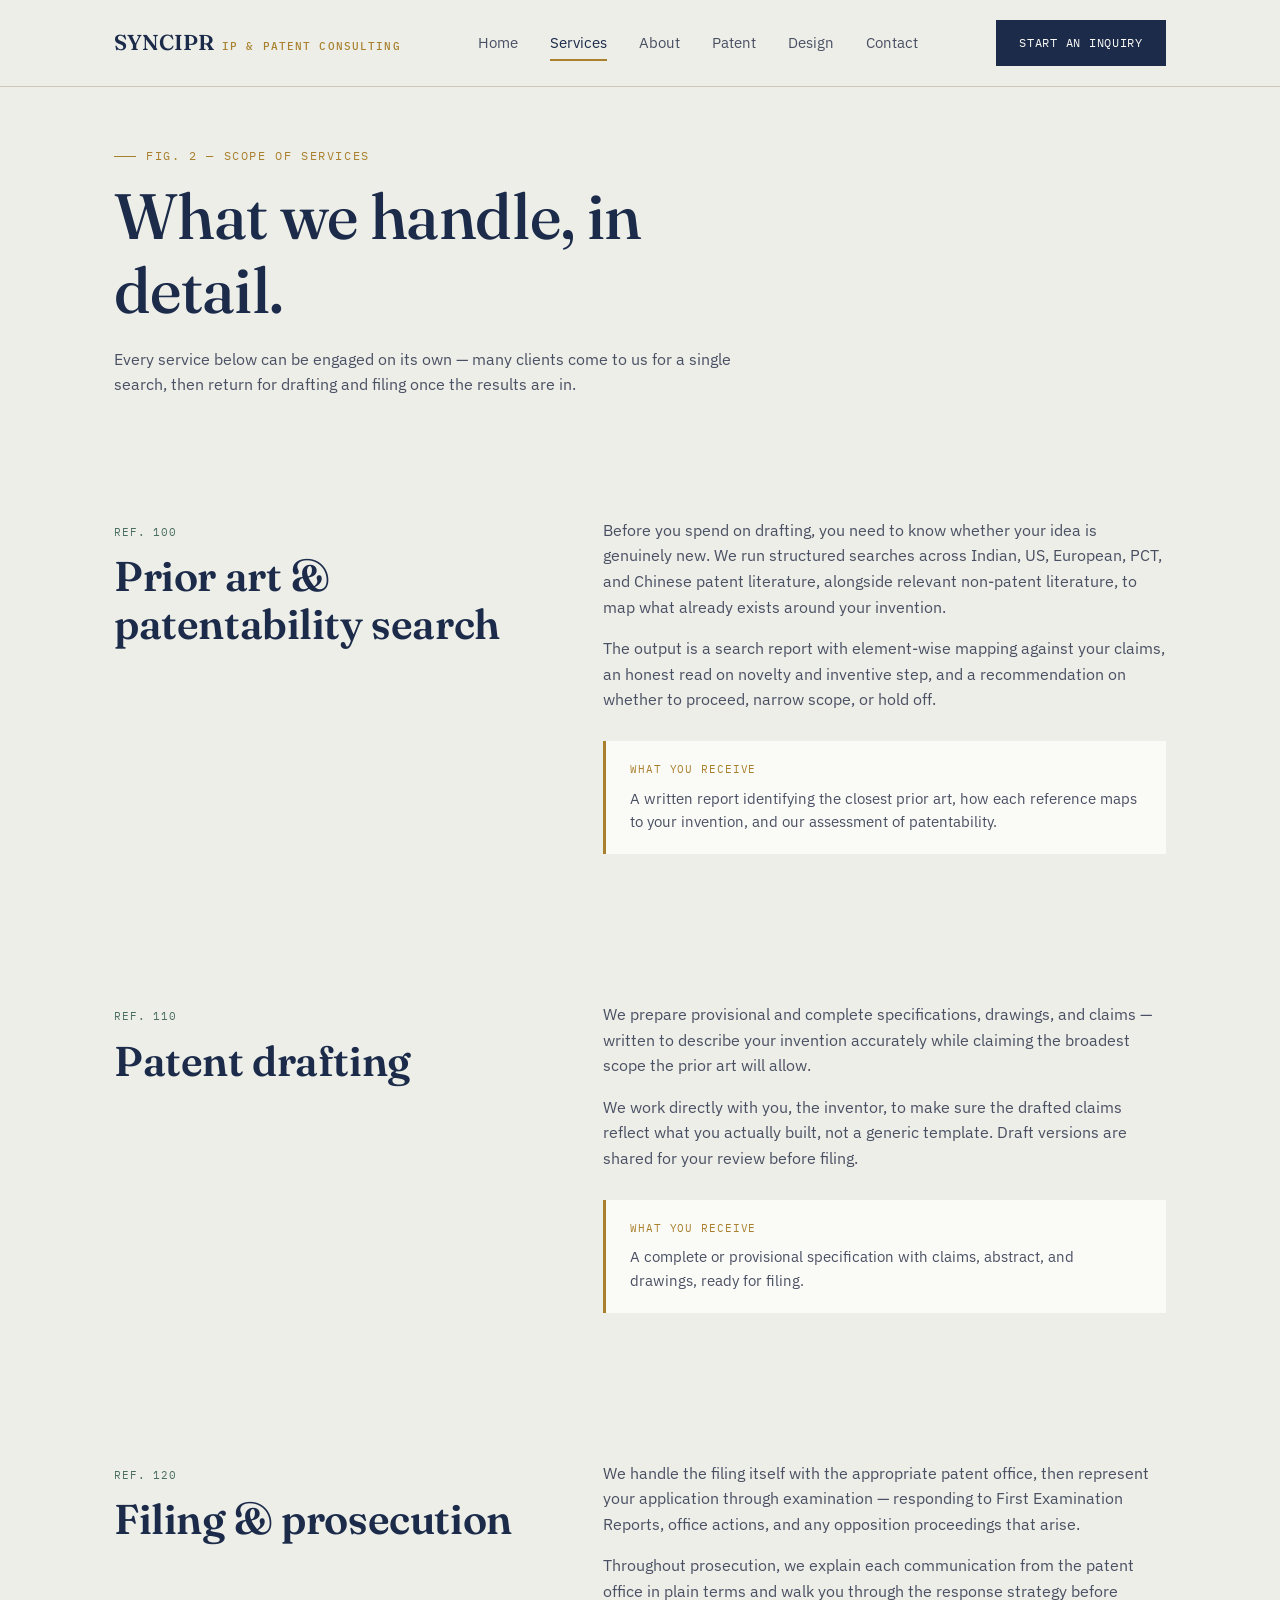
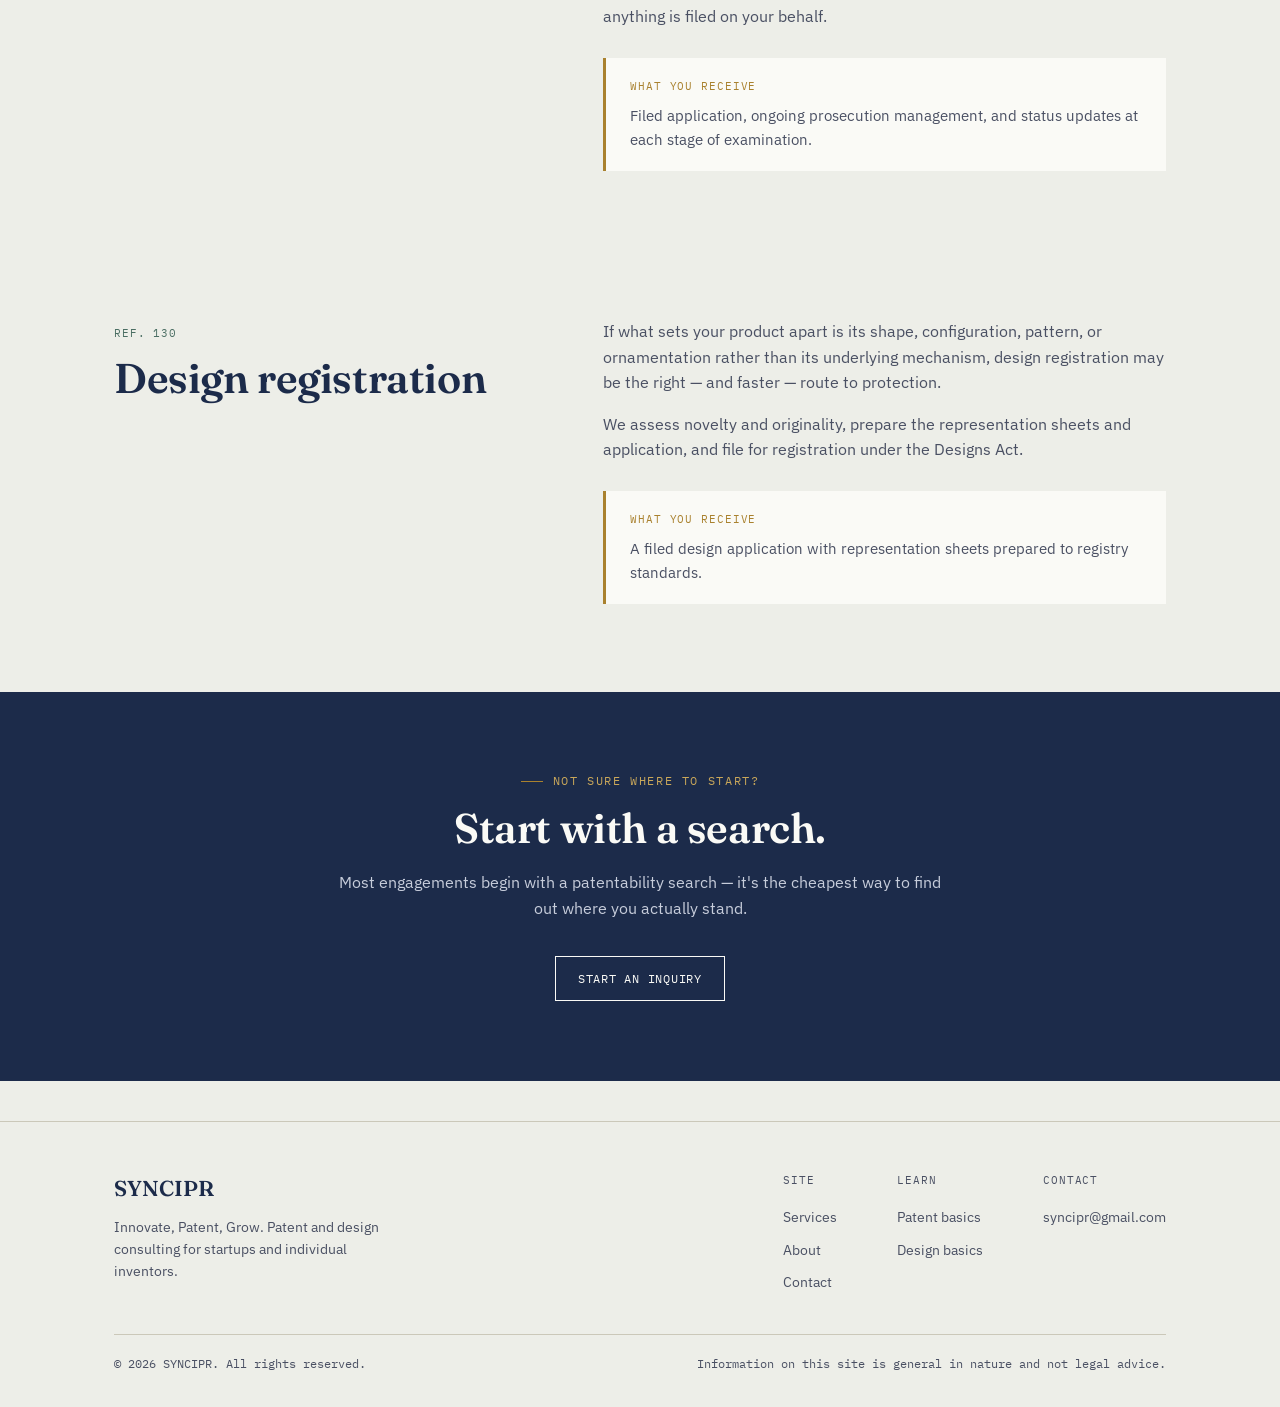
<file: services.html>
<!DOCTYPE html>
<html lang="en">
<head>
<meta charset="UTF-8">
<meta name="viewport" content="width=device-width, initial-scale=1.0">
<title>Services — SYNCIPR</title>
<meta name="description" content="Prior art search, patent drafting, filing and prosecution, and design registration for startups and individual inventors.">
<link rel="preconnect" href="https://fonts.googleapis.com">
<link href="https://fonts.googleapis.com/css2?family=Fraunces:opsz,wght@9..144,400;9..144,500;9..144,600&family=IBM+Plex+Sans:wght@400;500;600&family=IBM+Plex+Mono:wght@400;500&display=swap" rel="stylesheet">
<link rel="stylesheet" href="style.css">
</head>
<body>

<header class="site">
  <div class="wrap nav-row">
    <a href="index.html" class="logo">SYNCIPR <span class="mark">IP &amp; PATENT CONSULTING</span></a>
    <nav class="links">
      <a href="index.html">Home</a>
      <a href="services.html" class="active">Services</a>
      <a href="about.html">About</a>
      <a href="patent.html">Patent</a>
      <a href="design.html">Design</a>
      <a href="contact.html">Contact</a>
    </nav>
    <a href="contact.html" class="btn primary">Start an inquiry</a>
    <button class="nav-toggle" aria-label="Toggle menu"><span></span><span></span><span></span></button>
  </div>
  <div class="mobile-drawer">
    <a href="index.html">Home</a>
    <a href="services.html" class="active">Services</a>
    <a href="about.html">About</a>
    <a href="patent.html">Patent</a>
    <a href="design.html">Design</a>
    <a href="contact.html">Contact</a>
  </div>
</header>

<main>

  <section class="tight">
    <div class="wrap">
      <div class="eyebrow">Fig. 2 — Scope of Services</div>
      <h1 style="max-width:16ch;">What we handle, in detail.</h1>
      <p class="lede" style="margin-top:20px;">Every service below can be engaged on its own — many clients come to us for a single search, then return for drafting and filing once the results are in.</p>
    </div>
  </section>

  <!-- SERVICE 1 -->
  <section class="tight">
    <div class="wrap">
      <div class="content-grid" style="grid-template-columns: 1fr 1.3fr;">
        <div>
          <span class="refnum field-label" style="color:#4B6E63;">REF. 100</span>
          <h2 style="margin-top:10px;">Prior art &amp; patentability search</h2>
        </div>
        <div class="prose">
          <p>Before you spend on drafting, you need to know whether your idea is genuinely new. We run structured searches across Indian, US, European, PCT, and Chinese patent literature, alongside relevant non-patent literature, to map what already exists around your invention.</p>
          <p>The output is a search report with element-wise mapping against your claims, an honest read on novelty and inventive step, and a recommendation on whether to proceed, narrow scope, or hold off.</p>
          <div class="callout">
            <span class="field-label">What you receive</span>
            <p>A written report identifying the closest prior art, how each reference maps to your invention, and our assessment of patentability.</p>
          </div>
        </div>
      </div>
    </div>
  </section>

  <!-- SERVICE 2 -->
  <section class="tight">
    <div class="wrap">
      <div class="content-grid" style="grid-template-columns: 1fr 1.3fr;">
        <div>
          <span class="refnum field-label" style="color:#4B6E63;">REF. 110</span>
          <h2 style="margin-top:10px;">Patent drafting</h2>
        </div>
        <div class="prose">
          <p>We prepare provisional and complete specifications, drawings, and claims — written to describe your invention accurately while claiming the broadest scope the prior art will allow.</p>
          <p>We work directly with you, the inventor, to make sure the drafted claims reflect what you actually built, not a generic template. Draft versions are shared for your review before filing.</p>
          <div class="callout">
            <span class="field-label">What you receive</span>
            <p>A complete or provisional specification with claims, abstract, and drawings, ready for filing.</p>
          </div>
        </div>
      </div>
    </div>
  </section>

  <!-- SERVICE 3 -->
  <section class="tight">
    <div class="wrap">
      <div class="content-grid" style="grid-template-columns: 1fr 1.3fr;">
        <div>
          <span class="refnum field-label" style="color:#4B6E63;">REF. 120</span>
          <h2 style="margin-top:10px;">Filing &amp; prosecution</h2>
        </div>
        <div class="prose">
          <p>We handle the filing itself with the appropriate patent office, then represent your application through examination — responding to First Examination Reports, office actions, and any opposition proceedings that arise.</p>
          <p>Throughout prosecution, we explain each communication from the patent office in plain terms and walk you through the response strategy before anything is filed on your behalf.</p>
          <div class="callout">
            <span class="field-label">What you receive</span>
            <p>Filed application, ongoing prosecution management, and status updates at each stage of examination.</p>
          </div>
        </div>
      </div>
    </div>
  </section>

  <!-- SERVICE 4 -->
  <section class="tight">
    <div class="wrap">
      <div class="content-grid" style="grid-template-columns: 1fr 1.3fr;">
        <div>
          <span class="refnum field-label" style="color:#4B6E63;">REF. 130</span>
          <h2 style="margin-top:10px;">Design registration</h2>
        </div>
        <div class="prose">
          <p>If what sets your product apart is its shape, configuration, pattern, or ornamentation rather than its underlying mechanism, design registration may be the right — and faster — route to protection.</p>
          <p>We assess novelty and originality, prepare the representation sheets and application, and file for registration under the Designs Act.</p>
          <div class="callout">
            <span class="field-label">What you receive</span>
            <p>A filed design application with representation sheets prepared to registry standards.</p>
          </div>
        </div>
      </div>
    </div>
  </section>

  <section class="cta-band">
    <div class="wrap">
      <div class="eyebrow" style="justify-content:center;color:#C9A75A;">Not sure where to start?</div>
      <h2>Start with a search.</h2>
      <p>Most engagements begin with a patentability search — it's the cheapest way to find out where you actually stand.</p>
      <a href="contact.html" class="btn">Start an inquiry</a>
    </div>
  </section>

</main>

<footer class="site">
  <div class="wrap">
    <div class="footer-row">
      <div class="footer-brand">
        <div class="logo">SYNCIPR</div>
        <p>Innovate, Patent, Grow. Patent and design consulting for startups and individual inventors.</p>
      </div>
      <div class="footer-links">
        <div class="col">
          <span class="field-label">Site</span>
          <a href="services.html">Services</a>
          <a href="about.html">About</a>
          <a href="contact.html">Contact</a>
        </div>
        <div class="col">
          <span class="field-label">Learn</span>
          <a href="patent.html">Patent basics</a>
          <a href="design.html">Design basics</a>
        </div>
        <div class="col">
          <span class="field-label">Contact</span>
          <a href="mailto:syncipr@gmail.com">syncipr@gmail.com</a>
        </div>
      </div>
    </div>
    <div class="footer-bottom">
      <span>© 2026 SYNCIPR. All rights reserved.</span>
      <span>Information on this site is general in nature and not legal advice.</span>
    </div>
  </div>
</footer>

<script src="script.js"></script>
</body>
</html>
</file>
<file: style.css>
/* ========================================================
   SYNCIPR — Design System
   A patent-drawing vernacular: technical line art, reference
   numerals, filing terminology, brass/verdigris seal accents.
   ======================================================== */

:root {
  --paper: #EDEEE8;
  --paper-2: #E5E6DE;
  --ink: #161C2A;
  --ink-soft: #4A5063;
  --navy: #1C2B4A;
  --navy-2: #263A61;
  --brass: #A9812E;
  --brass-light: #C9A75A;
  --verdigris: #4B6E63;
  --line: #CBC8B9;
  --line-strong: #9E9C8E;
  --white: #FAFAF6;

  --font-display: "Fraunces", Georgia, serif;
  --font-body: "IBM Plex Sans", -apple-system, sans-serif;
  --font-mono: "IBM Plex Mono", monospace;

  --max-w: 1180px;
  --pad: clamp(20px, 5vw, 64px);
}

* { box-sizing: border-box; margin: 0; padding: 0; }

html { scroll-behavior: smooth; }

@media (prefers-reduced-motion: reduce) {
  html { scroll-behavior: auto; }
  * { animation-duration: 0.01ms !important; transition-duration: 0.01ms !important; }
}

body {
  font-family: var(--font-body);
  background: var(--paper);
  color: var(--ink);
  line-height: 1.6;
  font-size: 16px;
  -webkit-font-smoothing: antialiased;
}

img, svg { display: block; max-width: 100%; }

a { color: inherit; text-decoration: none; }

.wrap {
  max-width: var(--max-w);
  margin: 0 auto;
  padding-left: var(--pad);
  padding-right: var(--pad);
}

/* ---------- Typography ---------- */

h1, h2, h3, h4 {
  font-family: var(--font-display);
  font-weight: 600;
  letter-spacing: -0.01em;
  color: var(--navy);
  line-height: 1.15;
}

h1 { font-size: clamp(2.4rem, 5vw, 4rem); font-weight: 500; }
h2 { font-size: clamp(1.8rem, 3.4vw, 2.6rem); }
h3 { font-size: clamp(1.25rem, 2vw, 1.55rem); }

p { color: var(--ink-soft); max-width: 62ch; }

.eyebrow {
  font-family: var(--font-mono);
  font-size: 0.72rem;
  letter-spacing: 0.14em;
  text-transform: uppercase;
  color: var(--brass);
  display: flex;
  align-items: center;
  gap: 10px;
  margin-bottom: 14px;
}

.eyebrow::before {
  content: "";
  width: 22px;
  height: 1px;
  background: var(--brass);
  display: inline-block;
}

.field-label {
  font-family: var(--font-mono);
  font-size: 0.7rem;
  letter-spacing: 0.08em;
  text-transform: uppercase;
  color: var(--ink-soft);
}

/* ---------- Header / Nav ---------- */

header.site {
  position: sticky;
  top: 0;
  z-index: 100;
  background: rgba(237, 238, 232, 0.92);
  backdrop-filter: blur(8px);
  border-bottom: 1px solid var(--line);
}

.nav-row {
  display: flex;
  align-items: center;
  justify-content: space-between;
  padding-top: 20px;
  padding-bottom: 20px;
}

.logo {
  font-family: var(--font-display);
  font-size: 1.35rem;
  font-weight: 600;
  color: var(--navy);
  display: flex;
  align-items: baseline;
  gap: 8px;
}

.logo .mark {
  color: var(--brass);
  font-family: var(--font-mono);
  font-size: 0.7rem;
  letter-spacing: 0.1em;
  font-weight: 500;
}

nav.links {
  display: flex;
  gap: 32px;
  align-items: center;
}

nav.links a {
  font-size: 0.92rem;
  color: var(--ink-soft);
  position: relative;
  padding: 4px 0;
  transition: color 0.2s ease;
}

nav.links a:hover, nav.links a.active { color: var(--navy); }

nav.links a.active::after {
  content: "";
  position: absolute;
  left: 0; right: 0; bottom: -2px;
  height: 2px;
  background: var(--brass);
}

.btn {
  display: inline-flex;
  align-items: center;
  gap: 8px;
  font-family: var(--font-mono);
  font-size: 0.78rem;
  letter-spacing: 0.06em;
  text-transform: uppercase;
  padding: 12px 22px;
  border: 1px solid var(--navy);
  color: var(--navy);
  background: transparent;
  transition: all 0.2s ease;
  cursor: pointer;
}

.btn:hover { background: var(--navy); color: var(--white); }

.btn.primary {
  background: var(--navy);
  color: var(--white);
}

.btn.primary:hover { background: var(--brass); border-color: var(--brass); color: var(--ink); }

.nav-toggle {
  display: none;
  flex-direction: column;
  gap: 5px;
  background: none;
  border: none;
  cursor: pointer;
  padding: 8px;
}
.nav-toggle span { width: 22px; height: 2px; background: var(--navy); }

/* ---------- Hero ---------- */

.hero {
  padding: 90px 0 70px;
  display: grid;
  grid-template-columns: 1.1fr 0.9fr;
  gap: 48px;
  align-items: center;
}

.hero h1 { margin-bottom: 22px; }

.hero .lede { font-size: 1.1rem; margin-bottom: 34px; }

.hero-actions { display: flex; gap: 16px; flex-wrap: wrap; }

.hero-figure { position: relative; }

.fig-caption {
  font-family: var(--font-mono);
  font-size: 0.68rem;
  color: var(--ink-soft);
  text-align: center;
  margin-top: 10px;
  letter-spacing: 0.06em;
}

/* ---------- Trust strip ---------- */

.trust-strip {
  border-top: 1px solid var(--line);
  border-bottom: 1px solid var(--line);
  padding: 34px 0;
}

.trust-grid {
  display: grid;
  grid-template-columns: repeat(3, 1fr);
  gap: 30px;
}

.trust-item { display: flex; gap: 14px; align-items: flex-start; }

.trust-item .num {
  font-family: var(--font-mono);
  font-size: 0.75rem;
  color: var(--brass);
  padding-top: 3px;
}

.trust-item p { font-size: 0.92rem; color: var(--ink); max-width: 32ch; }

/* ---------- Section shell ---------- */

section { padding: 90px 0; }
section.tight { padding: 60px 0; }

.section-head { max-width: 640px; margin-bottom: 56px; }

/* ---------- Service cards ---------- */

.card-grid {
  display: grid;
  grid-template-columns: repeat(2, 1fr);
  gap: 1px;
  background: var(--line);
  border: 1px solid var(--line);
}

.card {
  background: var(--paper);
  padding: 40px;
  display: flex;
  flex-direction: column;
  gap: 14px;
  transition: background 0.25s ease;
}

.card:hover { background: var(--white); }

.card .field-label { color: var(--brass); }

.card h3 { margin-top: 4px; }

.card p { font-size: 0.94rem; }

.card .learn {
  margin-top: auto;
  font-family: var(--font-mono);
  font-size: 0.75rem;
  color: var(--navy);
  letter-spacing: 0.05em;
  padding-top: 14px;
}

/* ---------- Process (patent reference-numeral steps) ---------- */

.process {
  display: grid;
  grid-template-columns: repeat(auto-fit, minmax(220px, 1fr));
  gap: 0;
  border-top: 1px solid var(--line);
}

.process-step {
  padding: 34px 26px 34px 0;
  border-bottom: 1px solid var(--line);
  position: relative;
}

.process-step + .process-step { border-left: 1px solid var(--line); padding-left: 26px; }

.process-step .refnum {
  font-family: var(--font-mono);
  font-size: 0.78rem;
  color: var(--verdigris);
  display: block;
  margin-bottom: 12px;
}

.process-step h4 {
  font-family: var(--font-body);
  font-weight: 600;
  font-size: 1.02rem;
  color: var(--navy);
  margin-bottom: 8px;
}

.process-step p { font-size: 0.88rem; }

/* ---------- CTA band ---------- */

.cta-band {
  background: var(--navy);
  color: var(--white);
  padding: 80px 0;
  text-align: center;
}

.cta-band h2 { color: var(--white); margin-bottom: 18px; }
.cta-band p { color: #C7CDDB; margin: 0 auto 34px; }

.cta-band .btn { border-color: var(--white); color: var(--white); }
.cta-band .btn:hover { background: var(--brass); border-color: var(--brass); color: var(--ink); }

/* ---------- Document-style meta block ---------- */

.doc-meta {
  border: 1px solid var(--line-strong);
  padding: 26px 30px;
  display: grid;
  grid-template-columns: repeat(2, 1fr);
  gap: 16px 30px;
  background: var(--white);
  font-family: var(--font-mono);
  font-size: 0.82rem;
}

.doc-meta div span.k { display: block; color: var(--ink-soft); font-size: 0.7rem; letter-spacing: 0.06em; text-transform: uppercase; margin-bottom: 4px; }
.doc-meta div span.v { color: var(--navy); }

/* ---------- Content page layout (Patent / Design) ---------- */

.content-grid {
  display: grid;
  grid-template-columns: 220px 1fr;
  gap: 56px;
}

.side-nav {
  position: sticky;
  top: 100px;
  align-self: start;
  display: flex;
  flex-direction: column;
  gap: 4px;
  border-left: 2px solid var(--line);
  padding-left: 18px;
}

.side-nav a {
  font-size: 0.85rem;
  color: var(--ink-soft);
  padding: 8px 0;
}

.side-nav a:hover, .side-nav a.active { color: var(--navy); font-weight: 500; }

.prose h2 { margin-top: 52px; margin-bottom: 18px; }
.prose h2:first-child { margin-top: 0; }
.prose p { max-width: 68ch; margin-bottom: 16px; color: var(--ink-soft); }
.prose ul { margin: 16px 0 16px 22px; max-width: 66ch; }
.prose li { margin-bottom: 10px; color: var(--ink-soft); }
.prose strong { color: var(--ink); }

.callout {
  border-left: 3px solid var(--brass);
  background: var(--white);
  padding: 20px 24px;
  margin: 28px 0;
  max-width: 66ch;
}
.callout p { margin: 0; font-size: 0.92rem; }
.callout .field-label { color: var(--brass); margin-bottom: 8px; display: block; }

/* ---------- Team / About ---------- */

.about-lede { display: grid; grid-template-columns: 1.1fr 0.9fr; gap: 50px; align-items: start; }

.value-list { display: grid; gap: 28px; margin-top: 20px; }
.value-list .value { display: flex; gap: 20px; }
.value-list .refnum { font-family: var(--font-mono); font-size: 0.8rem; color: var(--verdigris); min-width: 46px; padding-top: 2px; }
.value-list h4 { font-size: 1.02rem; color: var(--navy); margin-bottom: 6px; }
.value-list p { font-size: 0.92rem; }

/* ---------- Contact ---------- */

.contact-grid {
  display: grid;
  grid-template-columns: 1fr 1fr;
  gap: 60px;
}

.form-field { margin-bottom: 22px; }
.form-field label {
  display: block;
  font-family: var(--font-mono);
  font-size: 0.72rem;
  letter-spacing: 0.06em;
  text-transform: uppercase;
  color: var(--ink-soft);
  margin-bottom: 8px;
}
.form-field input, .form-field textarea {
  width: 100%;
  border: none;
  border-bottom: 1px solid var(--line-strong);
  background: transparent;
  font-family: var(--font-body);
  font-size: 1rem;
  color: var(--ink);
  padding: 10px 2px;
  transition: border-color 0.2s ease;
}
.form-field input:focus, .form-field textarea:focus {
  outline: none;
  border-color: var(--brass);
}
.form-field textarea { resize: vertical; min-height: 110px; }

.contact-info .field-label { margin-bottom: 6px; }
.contact-info .item { margin-bottom: 32px; }
.contact-info a.big { font-family: var(--font-display); font-size: 1.4rem; color: var(--navy); }
.contact-info a.big:hover { color: var(--brass); }

/* ---------- Footer ---------- */

footer.site {
  border-top: 1px solid var(--line);
  padding: 50px 0 34px;
  margin-top: 40px;
}

.footer-row {
  display: flex;
  justify-content: space-between;
  align-items: flex-start;
  flex-wrap: wrap;
  gap: 30px;
}

.footer-brand .logo { margin-bottom: 10px; }
.footer-brand p { font-size: 0.85rem; max-width: 34ch; }

.footer-links { display: flex; gap: 60px; flex-wrap: wrap; }
.footer-links .col { display: flex; flex-direction: column; gap: 10px; }
.footer-links .field-label { margin-bottom: 6px; }
.footer-links a { font-size: 0.88rem; color: var(--ink-soft); }
.footer-links a:hover { color: var(--navy); }

.footer-bottom {
  margin-top: 40px;
  padding-top: 20px;
  border-top: 1px solid var(--line);
  font-family: var(--font-mono);
  font-size: 0.72rem;
  color: var(--ink-soft);
  display: flex;
  justify-content: space-between;
  flex-wrap: wrap;
  gap: 10px;
}

/* ---------- Responsive ---------- */

@media (max-width: 860px) {
  nav.links { display: none; }
  .nav-toggle { display: flex; }
  .hero { grid-template-columns: 1fr; padding-top: 50px; }
  .trust-grid { grid-template-columns: 1fr; }
  .card-grid { grid-template-columns: 1fr; }
  .process { grid-template-columns: 1fr; }
  .process-step + .process-step { border-left: none; padding-left: 0; }
  .content-grid { grid-template-columns: 1fr; }
  .side-nav { position: static; border-left: none; border-top: 2px solid var(--line); padding-left: 0; padding-top: 16px; flex-direction: row; flex-wrap: wrap; gap: 18px; }
  .about-lede { grid-template-columns: 1fr; }
  .contact-grid { grid-template-columns: 1fr; }
  .doc-meta { grid-template-columns: 1fr; }
  .footer-row { flex-direction: column; }
}

/* ---------- Mobile nav drawer ---------- */

.mobile-drawer {
  display: none;
  flex-direction: column;
  gap: 2px;
  padding: 10px var(--pad) 26px;
  border-bottom: 1px solid var(--line);
  background: var(--paper);
}
.mobile-drawer.open { display: flex; }
.mobile-drawer a { padding: 12px 0; font-size: 0.98rem; border-bottom: 1px solid var(--line); color: var(--ink-soft); }
.mobile-drawer a.active { color: var(--navy); font-weight: 500; }
</file>
